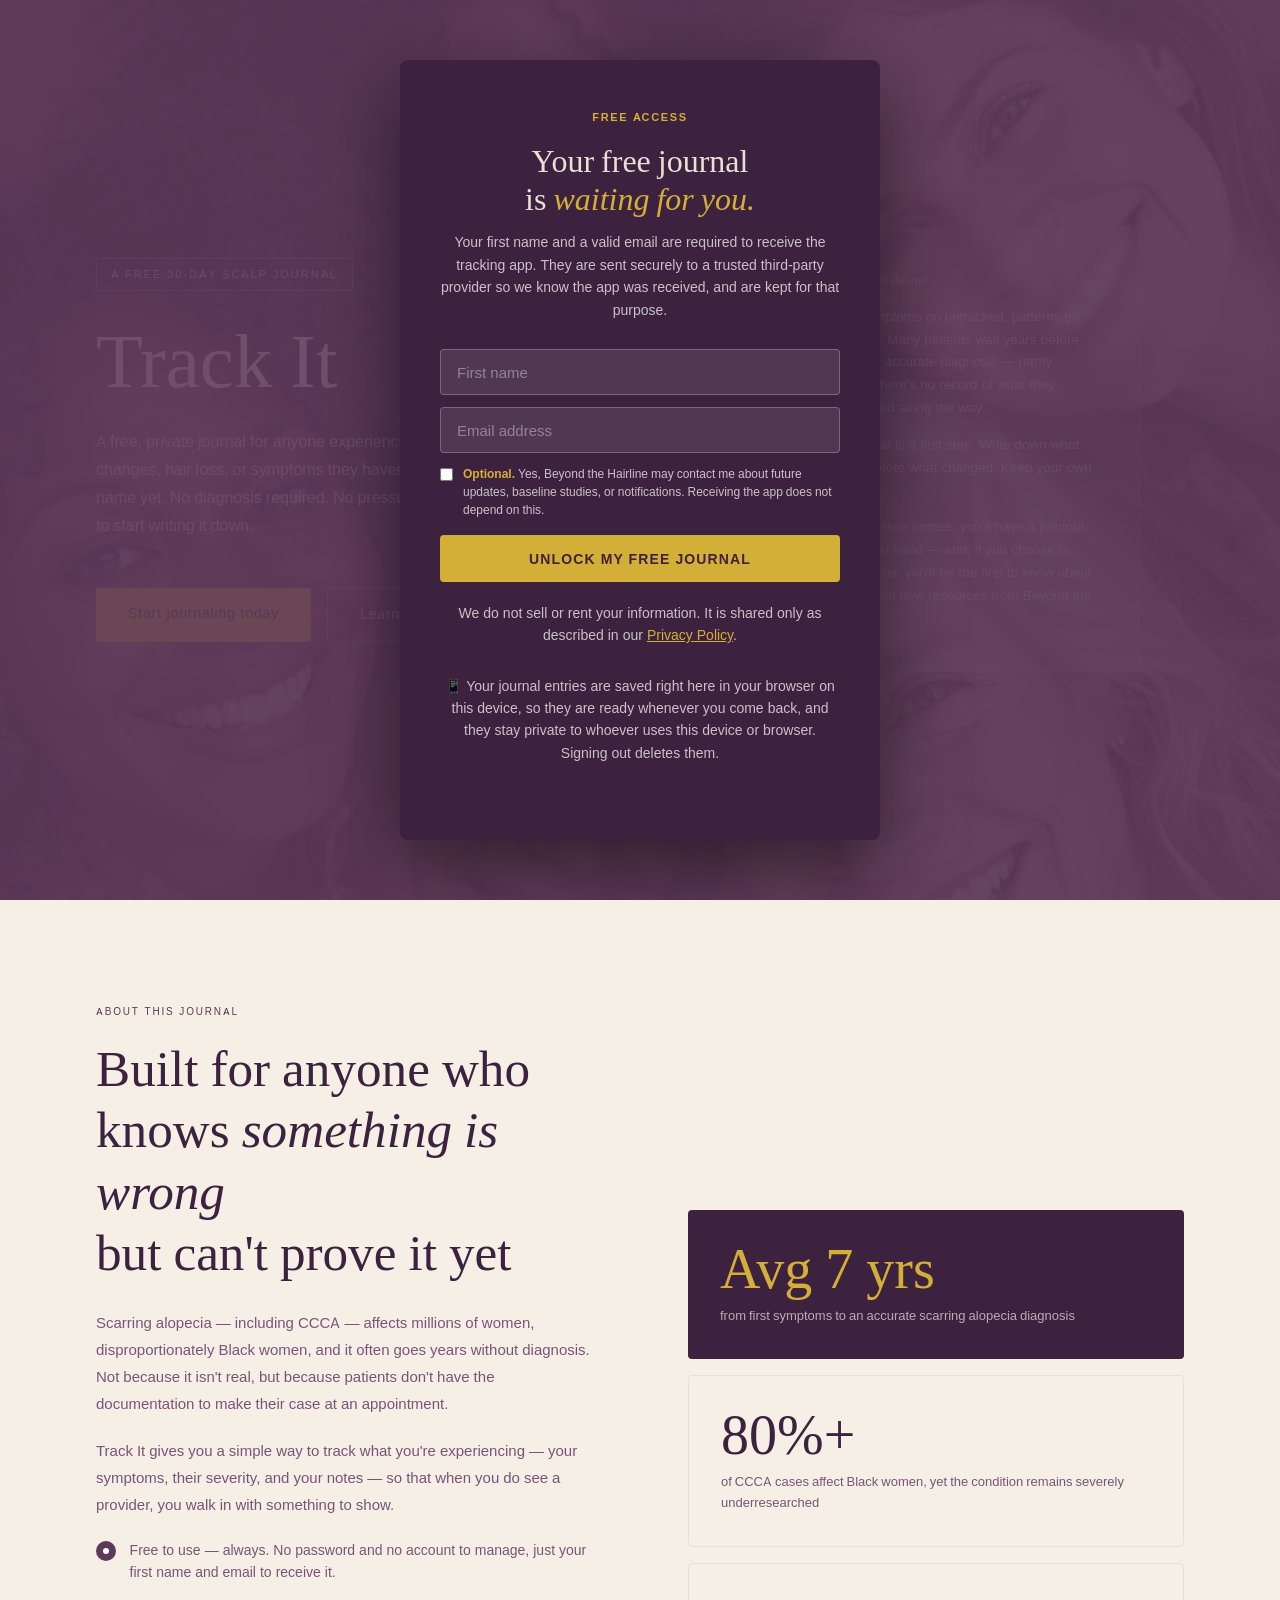
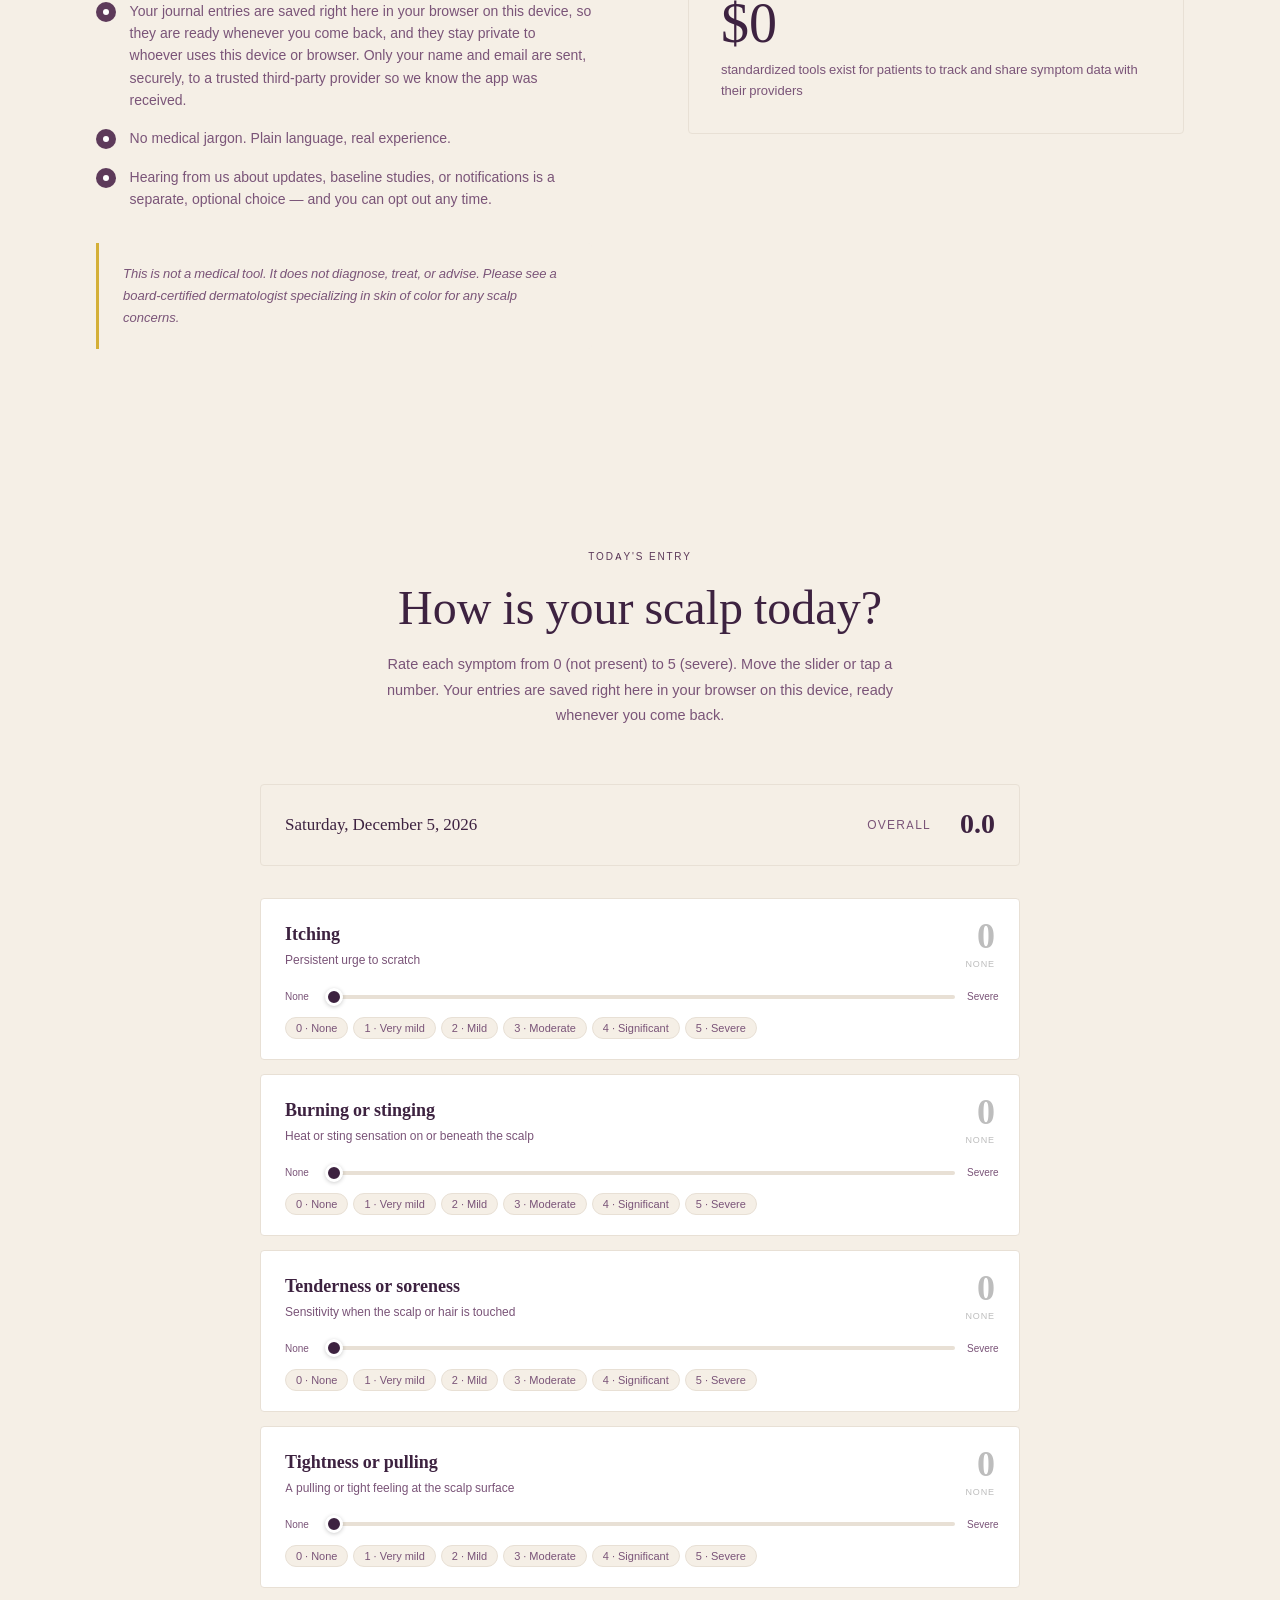
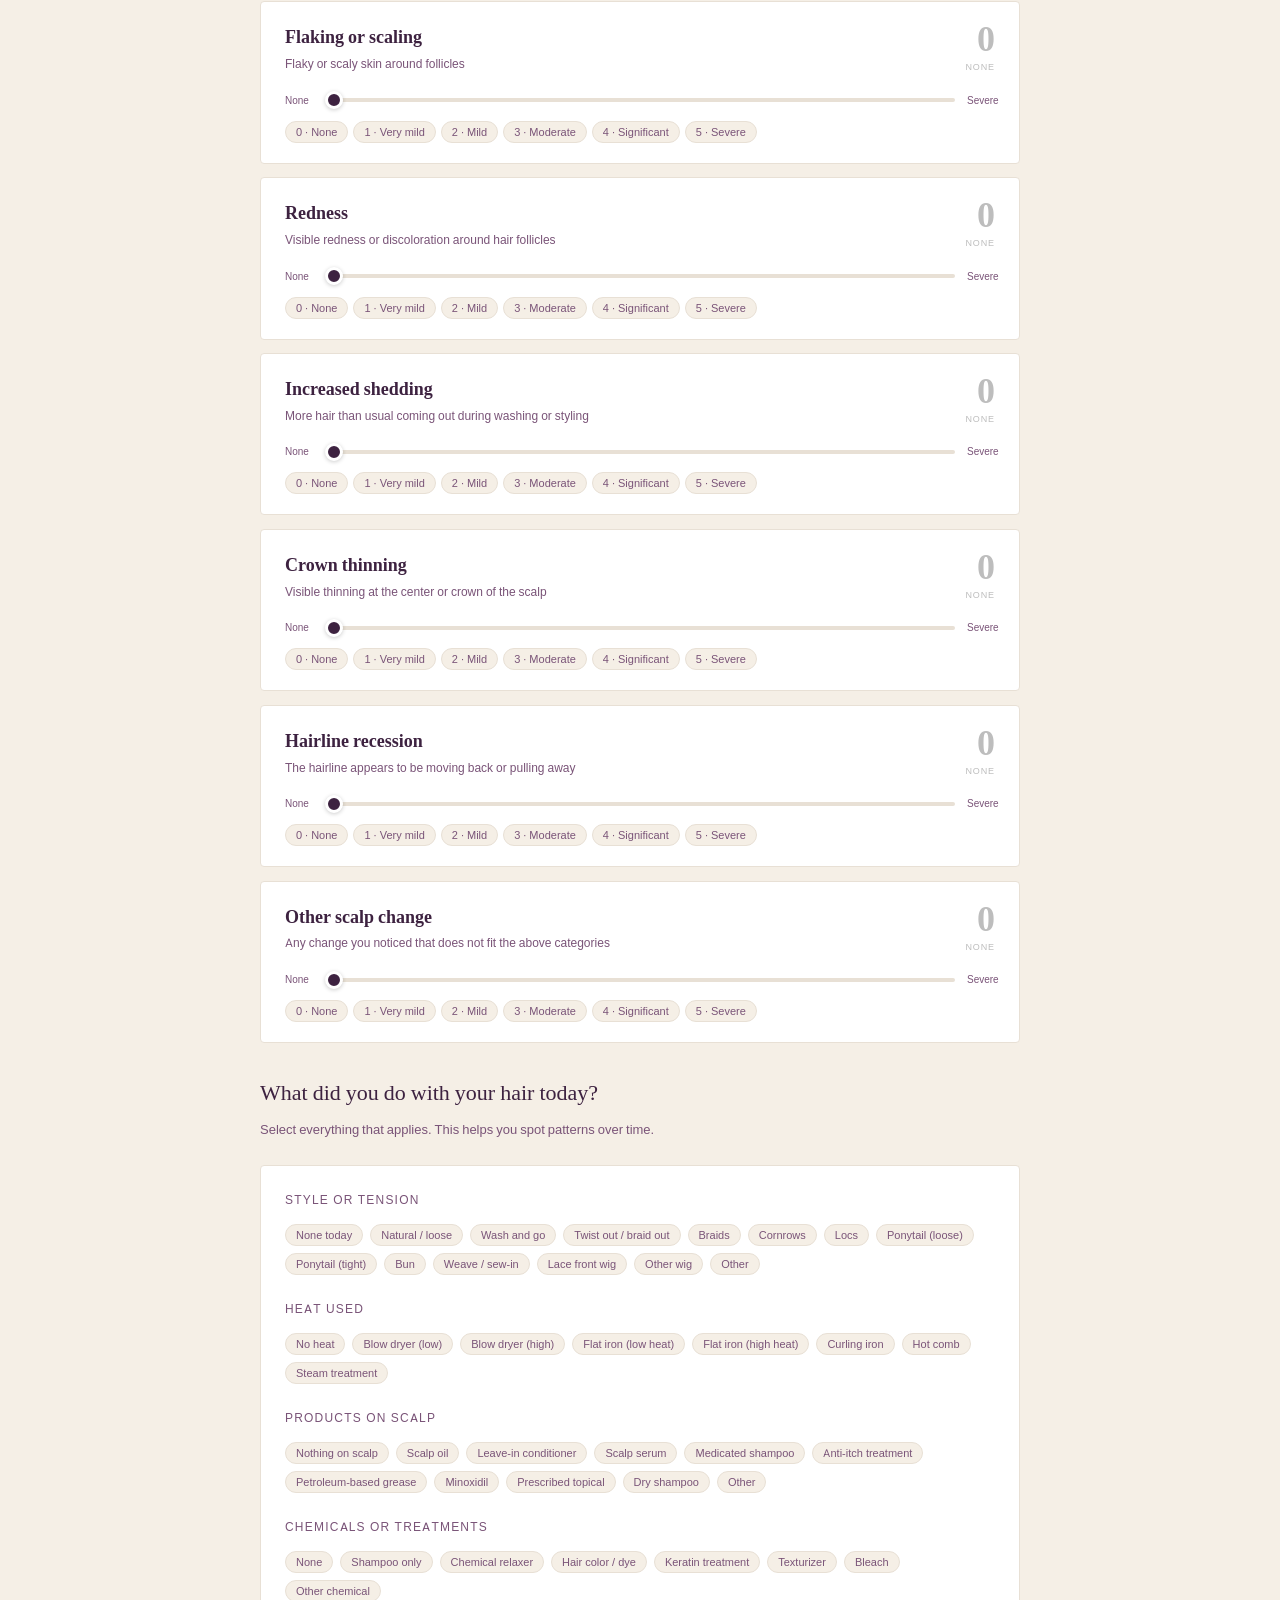
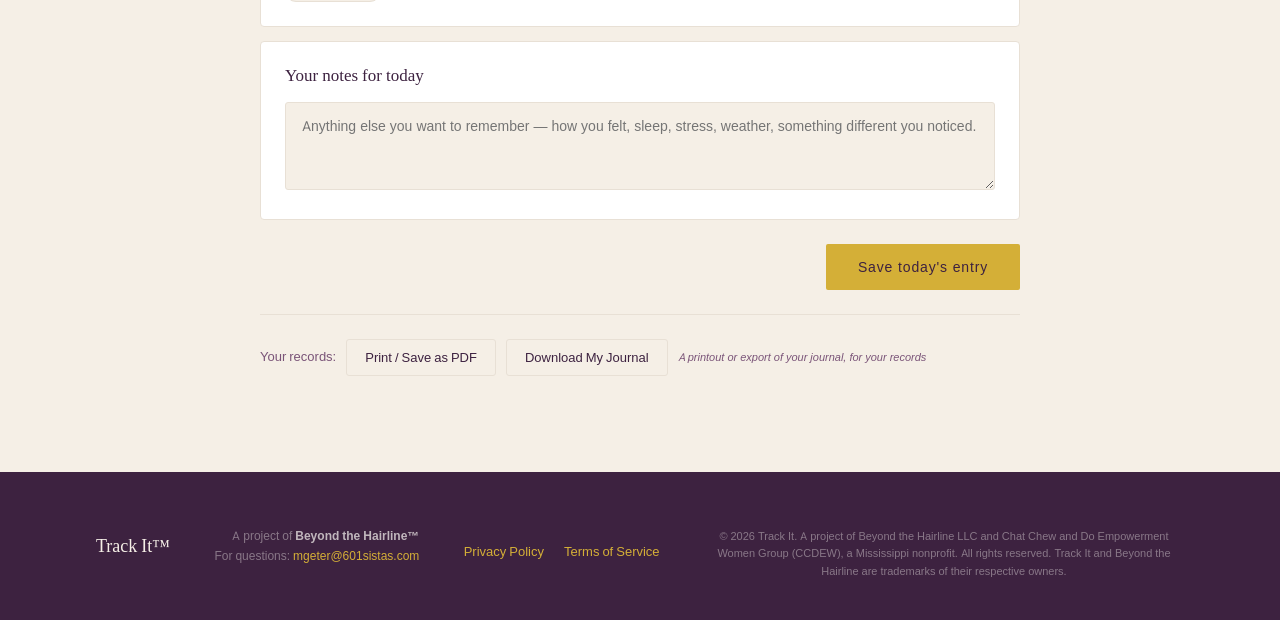
<file: index.html>
<!DOCTYPE html>
<html lang="en">
<head>
<meta charset="UTF-8">
<meta name="viewport" content="width=device-width, initial-scale=1.0">
<title>Track It™ — 30 Days. Your Scalp. Your Receipts.</title>
<link rel="stylesheet" href="fonts/fonts.css">

<style>
  :root {
    --sage:      #5D3A5A;
    --sage-lt:   #D4C2D2;
    --sage-dk:   #3D2240;
    --warm:      #E8E0D5;
    --warm-dk:   #C9B99A;
    --cream:     #F5EFE6;
    --ivory:     #F5EFE6;
    --bark:      #3D2240;
    --bark-lt:   #7A5478;
    --gold:      #D4AF37;
    --text:      #2E1A2C;
    --muted:     #7A5478;
    --white:     #FFFFFF;
  }

  * { box-sizing: border-box; margin: 0; padding: 0; }

  html { scroll-behavior: smooth; }

  body {
    font-family: 'DM Sans', sans-serif;
    background: var(--cream);
    color: var(--text);
    line-height: 1.7;
    overflow-x: hidden;
  }

  /* ── HERO ─────────────────────────────────────────── */
  .hero {
    min-height: 100vh;
    background: linear-gradient(rgba(93,58,90,0.45), rgba(93,58,90,0.45)), url('hero-women.jpeg') center top/cover no-repeat;
    display: grid;
    grid-template-columns: 1fr 1fr;
    position: relative;
    overflow: hidden;
  }

  .hero::before {
    content: '';
    position: absolute;
    inset: 0;
    background: radial-gradient(ellipse at 30% 60%, rgba(93,58,90,0.25) 0%, transparent 60%);
    pointer-events: none;
  }

  .hero-left {
    display: flex;
    flex-direction: column;
    justify-content: center;
    padding: 5rem 4rem 5rem 6rem;
    position: relative;
    z-index: 2;
  }

  .hero-tag {
    display: inline-block;
    font-family: 'DM Sans', sans-serif;
    font-size: 11px;
    font-weight: 500;
    letter-spacing: 0.18em;
    text-transform: uppercase;
    color: var(--sage-lt);
    border: 1px solid rgba(212,194,210,0.4);
    padding: 6px 14px;
    border-radius: 2px;
    margin-bottom: 2rem;
    width: fit-content;
  }

  .hero-title {
    font-family: 'Cormorant Garamond', serif;
    font-size: clamp(3rem, 6vw, 5.5rem);
    font-weight: 300;
    line-height: 1.05;
    color: var(--cream);
    margin-bottom: 1.5rem;
  }

  .hero-title em {
    font-style: italic;
    color: var(--gold);
  }

  .hero-sub {
    font-family: 'DM Sans', sans-serif;
    font-size: 16px;
    font-weight: 300;
    color: rgba(250,247,242,0.75);
    max-width: 420px;
    margin-bottom: 3rem;
    line-height: 1.75;
  }

  .hero-cta {
    display: flex;
    gap: 1rem;
    flex-wrap: wrap;
  }

  .btn-primary {
    display: inline-block;
    background: var(--gold);
    color: var(--bark);
    font-family: 'DM Sans', sans-serif;
    font-size: 14px;
    font-weight: 500;
    letter-spacing: 0.06em;
    padding: 14px 32px;
    border-radius: 2px;
    text-decoration: none;
    border: none;
    cursor: pointer;
    transition: all 0.2s;
  }
  .btn-primary:hover { background: var(--warm-dk); transform: translateY(-1px); }

  .btn-ghost {
    display: inline-block;
    background: transparent;
    color: var(--sage-lt);
    font-family: 'DM Sans', sans-serif;
    font-size: 14px;
    font-weight: 400;
    letter-spacing: 0.06em;
    padding: 14px 32px;
    border-radius: 2px;
    text-decoration: none;
    border: 1px solid rgba(212,194,210,0.4);
    cursor: pointer;
    transition: all 0.2s;
  }
  .btn-ghost:hover { border-color: var(--sage-lt); color: var(--cream); }

  .hero-right {
    position: relative;
    display: flex;
    align-items: center;
    justify-content: center;
    padding: 4rem;
  }

  .hero-card {
    background: rgba(250,247,242,0.07);
    border: 1px solid rgba(212,194,210,0.2);
    border-radius: 4px;
    padding: 2.5rem;
    max-width: 360px;
    width: 100%;
    backdrop-filter: blur(4px);
  }

  .hero-card-title {
    font-family: 'Cormorant Garamond', serif;
    font-size: 22px;
    font-weight: 400;
    color: var(--cream);
    margin-bottom: 1.25rem;
  }

  .hero-card p {
    font-size: 13.5px;
    color: rgba(250,247,242,0.65);
    margin-bottom: 0.85rem;
    line-height: 1.7;
  }

  .hero-card p:last-child { margin-bottom: 0; }

  .leaf-deco {
    position: absolute;
    opacity: 0.06;
    pointer-events: none;
  }

  /* ── ABOUT SECTION ────────────────────────────────── */
  .about {
    background: var(--ivory);
    padding: 6rem 6rem;
  }

  .about-inner {
    max-width: 1100px;
    margin: 0 auto;
    display: grid;
    grid-template-columns: 1fr 1fr;
    gap: 6rem;
    align-items: center;
  }

  .about-text .section-tag {
    display: inline-block;
    font-size: 10px;
    font-weight: 500;
    letter-spacing: 0.18em;
    text-transform: uppercase;
    color: var(--sage);
    margin-bottom: 1.25rem;
  }

  .about-text h2 {
    font-family: 'Cormorant Garamond', serif;
    font-size: clamp(2rem, 4vw, 3.2rem);
    font-weight: 300;
    line-height: 1.2;
    color: var(--bark);
    margin-bottom: 1.5rem;
  }

  .about-text h2 em {
    font-style: italic;
    color: var(--sage-dk);
  }

  .about-text p {
    font-size: 15px;
    color: var(--muted);
    margin-bottom: 1.25rem;
    line-height: 1.8;
  }

  .about-bullets {
    list-style: none;
    display: flex;
    flex-direction: column;
    gap: 1rem;
  }

  .about-bullets li {
    display: flex;
    align-items: flex-start;
    gap: 0.85rem;
    font-size: 14px;
    color: var(--bark-lt);
    line-height: 1.6;
  }

  .bullet-icon {
    width: 20px;
    height: 20px;
    min-width: 20px;
    border-radius: 50%;
    background: var(--sage);
    display: flex;
    align-items: center;
    justify-content: center;
    margin-top: 2px;
  }
  .bullet-icon::after {
    content: '';
    width: 6px; height: 6px;
    border-radius: 50%;
    background: white;
  }

  .notice-box {
    background: var(--cream);
    border-left: 3px solid var(--gold);
    border-radius: 0 4px 4px 0;
    padding: 1.25rem 1.5rem;
    margin-top: 2rem;
  }
  .notice-box p {
    font-size: 13px;
    color: var(--bark-lt);
    margin: 0;
    line-height: 1.7;
    font-style: italic;
  }

  /* ── TRACKER SECTION ──────────────────────────────── */
  .tracker-section {
    background: var(--cream);
    padding: 6rem;
  }

  .tracker-inner {
    max-width: 760px;
    margin: 0 auto;
  }

  .section-header {
    text-align: center;
    margin-bottom: 3.5rem;
  }

  .section-header .section-tag {
    display: inline-block;
    font-size: 10px;
    font-weight: 500;
    letter-spacing: 0.18em;
    text-transform: uppercase;
    color: var(--sage);
    margin-bottom: 1rem;
  }

  .section-header h2 {
    font-family: 'Cormorant Garamond', serif;
    font-size: clamp(2rem, 4vw, 3rem);
    font-weight: 300;
    color: var(--bark);
    line-height: 1.2;
    margin-bottom: 0.85rem;
  }

  .section-header p {
    font-size: 14.5px;
    color: var(--muted);
    max-width: 520px;
    margin: 0 auto;
    line-height: 1.75;
  }

  .today-bar {
    background: var(--ivory);
    border-radius: 4px;
    padding: 1rem 1.5rem;
    display: flex;
    justify-content: space-between;
    align-items: center;
    margin-bottom: 2rem;
    border: 1px solid var(--warm);
  }

  .today-bar .date {
    font-family: 'Cormorant Garamond', serif;
    font-size: 17px;
    font-weight: 400;
    color: var(--bark);
  }

  .overall-score {
    display: flex;
    align-items: center;
    gap: 0.75rem;
  }

  .overall-score .label {
    font-size: 12px;
    color: var(--muted);
    text-transform: uppercase;
    letter-spacing: 0.1em;
  }

  .overall-score .num {
    font-family: 'Cormorant Garamond', serif;
    font-size: 28px;
    font-weight: 600;
    color: var(--bark);
    min-width: 52px;
    text-align: right;
  }

  .symptom-card {
    background: var(--white);
    border: 1px solid var(--warm);
    border-radius: 4px;
    padding: 1.25rem 1.5rem;
    margin-bottom: 0.85rem;
    transition: border-color 0.2s, box-shadow 0.2s;
  }

  .symptom-card.active {
    border-color: var(--sage);
    box-shadow: 0 2px 12px rgba(93,58,90,0.08);
  }

  .symptom-card.elevated {
    border-color: #E57373;
    box-shadow: 0 2px 12px rgba(229,115,115,0.12);
  }

  .symptom-top {
    display: flex;
    justify-content: space-between;
    align-items: flex-start;
    margin-bottom: 1rem;
  }

  .symptom-info h4 {
    font-family: 'Cormorant Garamond', serif;
    font-size: 18px;
    font-weight: 600;
    color: var(--bark);
    margin-bottom: 2px;
  }

  .symptom-info p {
    font-size: 12px;
    color: var(--muted);
    line-height: 1.5;
    max-width: 400px;
  }

  .symptom-badge {
    text-align: right;
    min-width: 72px;
    padding-left: 1rem;
  }

  .symptom-badge .sev-num {
    font-family: 'Cormorant Garamond', serif;
    font-size: 36px;
    font-weight: 600;
    line-height: 1;
    display: block;
  }

  .symptom-badge .sev-label {
    font-size: 9px;
    font-weight: 500;
    text-transform: uppercase;
    letter-spacing: 0.1em;
    display: block;
    margin-top: 2px;
  }

  .slider-row {
    display: flex;
    align-items: center;
    gap: 0.75rem;
    margin-bottom: 0.75rem;
  }

  .slider-row .end-label {
    font-size: 10px;
    color: var(--muted);
    width: 28px;
    flex-shrink: 0;
  }
  .slider-row .end-label:last-child { text-align: right; }

  .slider-row input[type=range] {
    flex: 1;
    -webkit-appearance: none;
    appearance: none;
    height: 4px;
    border-radius: 2px;
    background: var(--warm);
    outline: none;
    cursor: pointer;
  }

  .slider-row input[type=range]::-webkit-slider-thumb {
    -webkit-appearance: none;
    appearance: none;
    width: 18px;
    height: 18px;
    border-radius: 50%;
    background: var(--sage-dk);
    cursor: pointer;
    border: 3px solid white;
    box-shadow: 0 1px 4px rgba(0,0,0,0.2);
    transition: transform 0.15s;
  }
  .slider-row input[type=range]::-webkit-slider-thumb:hover { transform: scale(1.2); }

  .pip-row {
    display: flex;
    gap: 5px;
    flex-wrap: wrap;
  }

  .pip {
    font-size: 11px;
    padding: 3px 10px;
    border-radius: 20px;
    border: 1px solid var(--warm);
    background: var(--ivory);
    color: var(--muted);
    cursor: pointer;
    transition: all 0.15s;
    font-family: 'DM Sans', sans-serif;
  }
  .pip:hover { border-color: var(--sage); color: var(--sage-dk); }
  .pip.selected { color: white; border-color: transparent; }

  .notes-area {
    background: var(--white);
    border: 1px solid var(--warm);
    border-radius: 4px;
    padding: 1.25rem 1.5rem;
    margin-bottom: 1.5rem;
    margin-top: 0.5rem;
  }

  .notes-area label {
    display: block;
    font-family: 'Cormorant Garamond', serif;
    font-size: 17px;
    font-weight: 400;
    color: var(--bark);
    margin-bottom: 0.75rem;
  }

  .notes-area textarea {
    width: 100%;
    border: 1px solid var(--warm);
    border-radius: 3px;
    padding: 0.85rem 1rem;
    font-family: 'DM Sans', sans-serif;
    font-size: 14px;
    color: var(--text);
    background: var(--cream);
    resize: vertical;
    min-height: 88px;
    outline: none;
    transition: border-color 0.2s;
  }
  .notes-area textarea:focus { border-color: var(--sage); }

  .save-bar {
    display: flex;
    justify-content: space-between;
    align-items: center;
    margin-top: 0.5rem;
  }

  .save-msg {
    font-size: 13px;
    color: var(--sage-dk);
    display: none;
  }

  /* ── EMAIL CAPTURE ────────────────────────────────── */




  .email-inner {
    max-width: 600px;
    margin: 0 auto;
    text-align: center;
    position: relative;
    z-index: 2;
  }

  .email-inner .section-tag {
    display: inline-block;
    font-size: 10px;
    font-weight: 500;
    letter-spacing: 0.18em;
    text-transform: uppercase;
    color: var(--sage-lt);
    margin-bottom: 1.25rem;
  }

  .email-inner h2 {
    font-family: 'Cormorant Garamond', serif;
    font-size: clamp(2rem, 4vw, 3.2rem);
    font-weight: 300;
    color: var(--cream);
    line-height: 1.2;
    margin-bottom: 1rem;
  }

  .email-inner h2 em { font-style: italic; color: var(--gold); }

  .email-inner .sub {
    font-size: 14.5px;
    color: rgba(250,247,242,0.7);
    margin-bottom: 2.5rem;
    line-height: 1.75;
  }

  .email-form {
    display: flex;
    flex-direction: column;
    gap: 0.85rem;
    margin-bottom: 1.5rem;
  }

  .email-form input {
    width: 100%;
    background: rgba(250,247,242,0.1);
    border: 1px solid rgba(212,194,210,0.3);
    border-radius: 3px;
    padding: 14px 18px;
    font-family: 'DM Sans', sans-serif;
    font-size: 14px;
    color: var(--cream);
    outline: none;
    transition: border-color 0.2s;
  }
  .email-form input::placeholder { color: rgba(250,247,242,0.4); }
  .email-form input:focus { border-color: var(--gold); }

  .email-form button {
    width: 100%;
    background: var(--gold);
    color: var(--bark);
    font-family: 'DM Sans', sans-serif;
    font-size: 14px;
    font-weight: 500;
    letter-spacing: 0.06em;
    padding: 15px;
    border: none;
    border-radius: 3px;
    cursor: pointer;
    transition: all 0.2s;
  }
  .email-form button:hover { background: var(--warm-dk); }
  .email-form button.success {
    background: var(--sage);
    color: white;
    pointer-events: none;
  }

  .opt-note {
    font-size: 12px;
    color: rgba(250,247,242,0.5);
    line-height: 1.65;
    font-style: italic;
  }

  /* ── FOOTER ───────────────────────────────────────── */
  .footer {
    background: var(--bark);
    padding: 2.5rem 6rem;
    display: flex;
    justify-content: space-between;
    align-items: center;
  }

  .footer-brand {
    font-family: 'Cormorant Garamond', serif;
    font-size: 18px;
    color: var(--cream);
    font-weight: 300;
  }

  .footer-note {
    font-size: 12px;
    color: rgba(250,247,242,0.4);
    text-align: right;
  }

  /* ── RESPONSIVE ───────────────────────────────────── */
  @media (max-width: 900px) {
    .hero { grid-template-columns: 1fr; background: linear-gradient(rgba(93,58,90,0.45), rgba(93,58,90,0.45)), url('hero-women.jpeg') center top/cover no-repeat !important; }
    .hero-left { padding: 4rem 2rem 3rem; background: linear-gradient(rgba(93,58,90,0.45), rgba(93,58,90,0.45)), url('hero-women.jpeg') center top/cover no-repeat; }
    .hero-right { padding: 0 2rem 4rem; }
    .about { padding: 4rem 2rem; }
    .about-inner { grid-template-columns: 1fr; gap: 3rem; }
    .tracker-section { padding: 4rem 1.5rem; }

    .footer { padding: 2rem; flex-direction: column; gap: 0.75rem; text-align: center; }
    .footer-note { text-align: center; }
    body { font-size: 16px; }
    .symptom-info h4 { font-size: 20px; }
    .symptom-info p { font-size: 14px; }
    .pip { font-size: 13px; padding: 6px 14px; }
    .slider-row { flex-wrap: wrap; }
    .slider-row input[type=range] { width: 100%; min-width: 200px; -webkit-appearance: none; appearance: none; }
  }

  .popup-overlay{position:fixed;inset:0;background:rgba(93,58,90,0.88);z-index:9999;display:flex;align-items:center;justify-content:center;padding:1.5rem;overflow-y:auto;-webkit-overflow-scrolling:touch;}
  .popup-box{background:var(--sage-dk);border-radius:8px;padding:3rem 2.5rem;max-width:480px;width:100%;margin:auto;text-align:center;box-shadow:0 24px 80px rgba(0,0,0,0.5);}
  .popup-tag{font-size:11px;font-weight:600;letter-spacing:0.15em;text-transform:uppercase;color:var(--gold);margin-bottom:1rem;display:block;}
  .popup-box h2{font-family:'Cormorant Garamond',serif;font-size:2rem;font-weight:400;color:var(--warm);margin-bottom:0.75rem;line-height:1.2;}
  .popup-box h2 em{color:var(--gold);font-style:italic;}
  .popup-box p{font-size:14px;color:rgba(250,247,242,0.75);line-height:1.6;margin-bottom:1.75rem;}
  .popup-form input{display:block;width:100%;box-sizing:border-box;background:rgba(250,247,242,0.1);border:1px solid rgba(250,247,242,0.25);border-radius:4px;padding:0.85rem 1rem;color:var(--warm);font-size:15px;margin-bottom:0.75rem;outline:none;}
  .popup-form input::placeholder{color:rgba(250,247,242,0.4);}
  .popup-form input:focus{border-color:var(--gold);}
  .popup-form button{width:100%;background:var(--gold);color:var(--bark);border:none;border-radius:4px;padding:0.95rem 1rem;font-size:14px;font-weight:700;letter-spacing:0.08em;text-transform:uppercase;cursor:pointer;margin-top:0.5rem;}
  .popup-privacy{font-size:11px;color:rgba(250,247,242,0.45);margin-top:1.25rem;line-height:1.6;}
  .popup-privacy a{color:var(--gold);}
  .popup-error{font-size:12px;color:#EF5350;margin-bottom:0.5rem;display:none;}
  .popup-optin{display:flex;gap:10px;align-items:flex-start;text-align:left;font-size:12px;color:rgba(250,247,242,0.75);line-height:1.5;margin:0.25rem 0 0.5rem;cursor:pointer;}
  .popup-form .popup-optin input{display:inline-block;width:auto;margin:3px 0 0;padding:0;flex-shrink:0;accent-color:var(--gold);}
  .popup-optin strong{color:var(--gold);font-weight:600;}

  /* Return-to-top button, shown once the page has been scrolled. */
  #to-top{position:fixed;right:20px;bottom:20px;width:44px;height:44px;border-radius:50%;border:1px solid var(--gold);background:var(--sage-dk);color:var(--gold);font-size:20px;line-height:1;cursor:pointer;opacity:0;pointer-events:none;transition:opacity .2s;z-index:9000;box-shadow:0 6px 20px rgba(0,0,0,0.25);}
  #to-top.show{opacity:1;pointer-events:auto;}
  #to-top:hover{background:var(--gold);color:var(--sage-dk);}
  #to-top:focus-visible{outline:2px solid var(--gold);outline-offset:2px;}
  @media (prefers-reduced-motion:reduce){#to-top{transition:none;}}
</style>
</head>
<body>

<!-- ── GREETING BAR (shown for returning users) ──── -->
<div id="greeting-bar" style="display:none;background:var(--gold);text-align:center;padding:14px 100px 14px 20px;font-family:'Cormorant Garamond',serif;font-size:1.25rem;font-weight:600;color:var(--sage-dk);letter-spacing:0.02em;position:relative;z-index:10;">
  <a id="signout-link" href="#" onclick="signOut();return false;" style="position:absolute;right:20px;top:50%;transform:translateY(-50%);font-family:'DM Sans',sans-serif;font-size:13px;font-weight:600;color:#5D3A5A;text-decoration:underline;cursor:pointer;z-index:11;">Sign out</a>
</div>

<!-- ── HERO ──────────────────────────────────────────── -->
<div class="popup-overlay" id="signup-popup">
  <div class="popup-box">
    <span class="popup-tag">Free access</span>
    <h2>Your free journal<br>is <em>waiting for you.</em></h2>
    <p>Your first name and a valid email are required to receive the tracking app. They are sent securely to a trusted third-party provider so we know the app was received, and are kept for that purpose.</p>
    <div class="popup-form">
      <input type="text" id="popup-name" placeholder="First name" autocomplete="given-name">
      <input type="email" id="popup-email" placeholder="Email address" autocomplete="email">
      <div class="popup-error" id="popup-error">Please enter a valid email address.</div>
      <label class="popup-optin" for="popup-optin">
        <input type="checkbox" id="popup-optin">
        <span><strong>Optional.</strong> Yes, Beyond the Hairline may contact me about future updates, baseline studies, or notifications. Receiving the app does not depend on this.</span>
      </label>
      <button id="popup-btn" onclick="submitPopup()">Unlock my free journal</button>
    </div>
    <p class="popup-privacy">We do not sell or rent your information. It is shared only as described in our <a href="privacy.html">Privacy Policy</a>.</p>
    <p class="popup-privacy">&#x1F4F1; Your journal entries are saved right here in your browser on this device, so they are ready whenever you come back, and they stay private to whoever uses this device or browser. Signing out deletes them.</p>
  </div>
</div>
<section class="hero">
  <div class="hero-left">
    <span class="hero-tag">A free 30-day scalp journal</span>
    <h1 class="hero-title">Track It</h1>
    <p class="hero-sub">A free, private journal for anyone experiencing scalp changes, hair loss, or symptoms they haven't been able to name yet. No diagnosis required. No pressure. Just a place to start writing it down.</p>
    <div class="hero-cta">
      <a href="#tracker" class="btn-primary">Start journaling today</a>
      <a href="#about" class="btn-ghost">Learn more</a>
    </div>
  </div>

  <div class="hero-right">
    <div class="hero-card">
      <p class="hero-card-title">Why write it down?</p>
      <p>When symptoms go untracked, patterns go unnoticed. Many patients wait years before getting an accurate diagnosis — partly because there's no record of what they experienced along the way.</p>
      <p>This journal is a first step. Write down what you feel. Note what changed. Keep your own record.</p>
      <p>When the time comes, you'll have a printout or export in hand — and, if you choose to hear from us, you'll be the first to know about updates and new resources from Beyond the Hairline.</p>
    </div>
  </div>
</section>

<!-- ── ABOUT ──────────────────────────────────────────── -->
<section class="about" id="about">
  <div class="about-inner">
    <div class="about-text">
      <span class="section-tag">About this journal</span>
      <h2>Built for anyone who<br>knows <em>something is wrong</em><br>but can't prove it yet</h2>
      <p>Scarring alopecia — including CCCA — affects millions of women, disproportionately Black women, and it often goes years without diagnosis. Not because it isn't real, but because patients don't have the documentation to make their case at an appointment.</p>
      <p>Track It gives you a simple way to track what you're experiencing — your symptoms, their severity, and your notes — so that when you do see a provider, you walk in with something to show.</p>
      <ul class="about-bullets">
        <li><div class="bullet-icon"></div><span>Free to use — always. No password and no account to manage, just your first name and email to receive it.</span></li>
        <li><div class="bullet-icon"></div><span>Your journal entries are saved right here in your browser on this device, so they are ready whenever you come back, and they stay private to whoever uses this device or browser. Only your name and email are sent, securely, to a trusted third-party provider so we know the app was received.</span></li>
        <li><div class="bullet-icon"></div><span>No medical jargon. Plain language, real experience.</span></li>
        <li><div class="bullet-icon"></div><span>Hearing from us about updates, baseline studies, or notifications is a separate, optional choice — and you can opt out any time.</span></li>
      </ul>
      <div class="notice-box">
        <p>This is not a medical tool. It does not diagnose, treat, or advise. Please see a board-certified dermatologist specializing in skin of color for any scalp concerns.</p>
      </div>
    </div>

    <div class="about-stats">
      <div style="background:var(--sage-dk);border-radius:4px;padding:2rem;margin-bottom:1rem;">
        <div style="font-family:'Cormorant Garamond',serif;font-size:3.5rem;font-weight:300;color:var(--gold);line-height:1;">Avg 7 yrs</div>
        <div style="font-size:13px;color:rgba(250,247,242,0.65);margin-top:0.5rem;line-height:1.6;">from first symptoms to an accurate scarring alopecia diagnosis</div>
      </div>
      <div style="background:var(--ivory);border:1px solid var(--warm);border-radius:4px;padding:2rem;margin-bottom:1rem;">
        <div style="font-family:'Cormorant Garamond',serif;font-size:3.5rem;font-weight:300;color:var(--sage-dk);line-height:1;">80%+</div>
        <div style="font-size:13px;color:var(--muted);margin-top:0.5rem;line-height:1.6;">of CCCA cases affect Black women, yet the condition remains severely underresearched</div>
      </div>
      <div style="background:var(--cream);border:1px solid var(--warm);border-radius:4px;padding:2rem;">
        <div style="font-family:'Cormorant Garamond',serif;font-size:3.5rem;font-weight:300;color:var(--bark);line-height:1;">$0</div>
        <div style="font-size:13px;color:var(--muted);margin-top:0.5rem;line-height:1.6;">standardized tools exist for patients to track and share symptom data with their providers</div>
      </div>
    </div>
  </div>
</section>

<!-- ── TRACKER ────────────────────────────────────────── -->
<section class="tracker-section" id="tracker">
  <div class="tracker-inner">
    <div class="section-header">
      <span class="section-tag">Today's entry</span>
      <h2>How is your scalp today?</h2>
      <p>Rate each symptom from 0 (not present) to 5 (severe). Move the slider or tap a number. Your entries are saved right here in your browser on this device, ready whenever you come back.</p>
    </div>

    <div class="today-bar">
      <span class="date" id="today-date"></span>
      <div class="overall-score">
        <span class="label">Overall</span>
        <span class="num" id="overall-num">0.0</span>
      </div>
    </div>

    <div id="symptoms-container"></div>

    <!-- HAIR CARE LOG -->
    <div style="margin: 2rem 0 0.5rem;">
      <div style="font-family:'Cormorant Garamond',serif;font-size:22px;font-weight:400;color:var(--bark);margin-bottom:0.4rem;">What did you do with your hair today?</div>
      <div style="font-size:13px;color:var(--muted);margin-bottom:1.5rem;">Select everything that applies. This helps you spot patterns over time.</div>
    </div>

    <div class="symptom-card" style="padding:1.5rem;">
      <div style="font-size:12px;font-weight:500;letter-spacing:0.1em;text-transform:uppercase;color:var(--muted);margin-bottom:0.85rem;">Style or tension</div>
      <div class="pip-row" id="style-pips" style="gap:7px;flex-wrap:wrap;margin-bottom:1.5rem;"></div>

      <div style="font-size:12px;font-weight:500;letter-spacing:0.1em;text-transform:uppercase;color:var(--muted);margin-bottom:0.85rem;">Heat used</div>
      <div class="pip-row" id="heat-pips" style="gap:7px;flex-wrap:wrap;margin-bottom:1.5rem;"></div>

      <div style="font-size:12px;font-weight:500;letter-spacing:0.1em;text-transform:uppercase;color:var(--muted);margin-bottom:0.85rem;">Products on scalp</div>
      <div class="pip-row" id="product-pips" style="gap:7px;flex-wrap:wrap;margin-bottom:1.5rem;"></div>

      <div style="font-size:12px;font-weight:500;letter-spacing:0.1em;text-transform:uppercase;color:var(--muted);margin-bottom:0.85rem;">Chemicals or treatments</div>
      <div class="pip-row" id="chemical-pips" style="gap:7px;flex-wrap:wrap;"></div>
    </div>

    <div class="notes-area">
      <label for="journal-notes">Your notes for today</label>
      <textarea id="journal-notes" placeholder="Anything else you want to remember — how you felt, sleep, stress, weather, something different you noticed."></textarea>
    </div>

    <div class="save-bar">
      <span class="save-msg" id="save-msg">Entry saved to this device.</span>
      <button class="btn-primary" onclick="saveEntry()" style="margin-left:auto;">Save today's entry</button>
    </div>
    <div style="margin-top:1.5rem;padding-top:1.5rem;border-top:1px solid var(--warm);display:flex;gap:10px;flex-wrap:wrap;align-items:center">
      <span style="font-size:13px;color:var(--muted);font-weight:500">Your records:</span>
      <button onclick="printJournal()" style="background:var(--ivory);border:1px solid var(--warm);color:var(--bark);font-family:'DM Sans',sans-serif;font-size:13px;font-weight:500;padding:9px 18px;border-radius:3px;cursor:pointer">Print / Save as PDF</button>
      <button onclick="downloadJournal()" style="background:var(--ivory);border:1px solid var(--warm);color:var(--bark);font-family:'DM Sans',sans-serif;font-size:13px;font-weight:500;padding:9px 18px;border-radius:3px;cursor:pointer">Download My Journal</button>
      <span style="font-size:11px;color:var(--muted);font-style:italic">A printout or export of your journal, for your records</span>
    </div>
  </div>
</section>

<!-- ── FOOTER ─────────────────────────────────────────── -->
<footer class="footer">
  <div class="footer-brand">Track It™</div>
  <div class="footer-note">
    A project of <strong style="color:rgba(250,247,242,0.7);">Beyond the Hairline™</strong><br>
    For questions: <a href="mailto:mgeter@601sistas.com" style="color:var(--gold);text-decoration:none;">mgeter@601sistas.com</a>
  </div>
  <div style="margin-top:12px;display:flex;gap:20px;">
    <a href="privacy.html" style="color:var(--gold);font-size:13px;text-decoration:none;font-weight:500;">Privacy Policy</a>
    <a href="terms.html" style="color:var(--gold);font-size:13px;text-decoration:none;font-weight:500;">Terms of Service</a>
  </div>
  <div style="margin-top:16px;font-size:11px;color:rgba(250,247,242,0.4);line-height:1.6;text-align:center;max-width:480px;">
    &copy; 2026 Track It. A project of Beyond the Hairline LLC and Chat Chew and Do Empowerment Women Group (CCDEW), a Mississippi nonprofit. All rights reserved. Track It and Beyond the Hairline are trademarks of their respective owners.
  </div>
</footer>

<button id="to-top" type="button" aria-label="Return to top" title="Return to top">&#8593;</button>

<script>
  var SYMPTOMS=[
    {id:'itching',label:'Itching',desc:'Persistent urge to scratch'},
    {id:'burning',label:'Burning or stinging',desc:'Heat or sting sensation on or beneath the scalp'},
    {id:'tenderness',label:'Tenderness or soreness',desc:'Sensitivity when the scalp or hair is touched'},
    {id:'tightness',label:'Tightness or pulling',desc:'A pulling or tight feeling at the scalp surface'},
    {id:'flaking',label:'Flaking or scaling',desc:'Flaky or scaly skin around follicles'},
    {id:'redness',label:'Redness',desc:'Visible redness or discoloration around hair follicles'},
    {id:'shedding',label:'Increased shedding',desc:'More hair than usual coming out during washing or styling'},
    {id:'thinning',label:'Crown thinning',desc:'Visible thinning at the center or crown of the scalp'},
    {id:'recession',label:'Hairline recession',desc:'The hairline appears to be moving back or pulling away'},
    {id:'other',label:'Other scalp change',desc:'Any change you noticed that does not fit the above categories'}
  ];
  var SEV_COLOR=['#BDBDBD','#81C784','#AED581','#FFB74D','#EF5350','#B71C1C'];
  var SEV_LABEL=['None','Very mild','Mild','Moderate','Significant','Severe'];
  var ratings={};
  for(var si=0;si<SYMPTOMS.length;si++){ratings[SYMPTOMS[si].id]=0;}

  function updateOverall(){
    var total=0;
    for(var si=0;si<SYMPTOMS.length;si++){total+=ratings[SYMPTOMS[si].id];}
    document.getElementById('overall-num').textContent=(total/SYMPTOMS.length).toFixed(1);
  }

  function setVal(id,v){
    ratings[id]=v;
    var card=document.getElementById('card-'+id);
    document.getElementById('slider-'+id).value=v;
    var numEl=document.getElementById('num-'+id);
    var lblEl=document.getElementById('lbl-'+id);
    numEl.textContent=v; numEl.style.color=SEV_COLOR[v];
    lblEl.textContent=SEV_LABEL[v]; lblEl.style.color=SEV_COLOR[v];
    card.className='symptom-card'+(v>=4?' elevated':v>0?' active':'');
    for(var n=0;n<=5;n++){
      var pip=document.getElementById('pip-'+id+'-'+n);
      if(!pip)continue;
      if(n===v){pip.className='pip selected';pip.style.background=SEV_COLOR[v];pip.style.color='white';pip.style.borderColor=SEV_COLOR[v];}
      else{pip.className='pip';pip.style.background='';pip.style.color='';pip.style.borderColor='';}
    }
    updateOverall();
  }

  function buildCard(s){
    var card=document.createElement('div');
    card.className='symptom-card';card.id='card-'+s.id;
    var pipsHTML='';
    for(var n=0;n<=5;n++){
      pipsHTML+='<button class="pip" id="pip-'+s.id+'-'+n+'" onclick="setVal(\x27'+s.id+'\x27,'+n+')">'+n+' &middot; '+SEV_LABEL[n]+'</button>';
    }
    var html='<div class="symptom-top"><div class="symptom-info"><h4>'+s.label+'</h4><p>'+s.desc+'</p></div>';
    html+='<div class="symptom-badge"><span class="sev-num" id="num-'+s.id+'" style="color:'+SEV_COLOR[0]+'">0</span>';
    html+='<span class="sev-label" id="lbl-'+s.id+'" style="color:'+SEV_COLOR[0]+'">'+SEV_LABEL[0]+'</span></div></div>';
    html+='<div class="slider-row"><span class="end-label">None</span>';
    html+='<input type="range" min="0" max="5" step="1" value="0" id="slider-'+s.id+'" oninput="setVal(\x27'+s.id+'\x27,parseInt(this.value))">';
    html+='<span class="end-label">Severe</span></div><div class="pip-row">'+pipsHTML+'</div>';
    card.innerHTML=html;
    return card;
  }

  var sc=document.getElementById('symptoms-container');
  for(var si=0;si<SYMPTOMS.length;si++){sc.appendChild(buildCard(SYMPTOMS[si]));}

  var now=new Date();
  document.getElementById('today-date').textContent=now.toLocaleDateString('en-US',{weekday:'long',month:'long',day:'numeric',year:'numeric'});

  var HAIR_OPTIONS={
    style:['None today','Natural / loose','Wash and go','Twist out / braid out','Braids','Cornrows','Locs','Ponytail (loose)','Ponytail (tight)','Bun','Weave / sew-in','Lace front wig','Other wig','Other'],
    heat:['No heat','Blow dryer (low)','Blow dryer (high)','Flat iron (low heat)','Flat iron (high heat)','Curling iron','Hot comb','Steam treatment'],
    product:['Nothing on scalp','Scalp oil','Leave-in conditioner','Scalp serum','Medicated shampoo','Anti-itch treatment','Petroleum-based grease','Minoxidil','Prescribed topical','Dry shampoo','Other'],
    chemical:['None','Shampoo only','Chemical relaxer','Hair color / dye','Keratin treatment','Texturizer','Bleach','Other chemical']
  };
  var hairSel={style:{},heat:{},product:{},chemical:{}};

  function buildHairPips(group,cid){
    var container=document.getElementById(cid);
    var opts=HAIR_OPTIONS[group];
    for(var i=0;i<opts.length;i++){
      (function(opt){
        var btn=document.createElement('button');
        btn.className='pip';btn.textContent=opt;
        btn.onclick=function(){
          if(hairSel[group][opt]){delete hairSel[group][opt];btn.className='pip';btn.style.background='';btn.style.color='';btn.style.borderColor='';}
          else{hairSel[group][opt]=true;btn.className='pip selected';btn.style.background='var(--sage-dk)';btn.style.color='white';btn.style.borderColor='var(--sage-dk)';}
        };
        container.appendChild(btn);
      })(opts[i]);
    }
  }
  buildHairPips('style','style-pips');
  buildHairPips('heat','heat-pips');
  buildHairPips('product','product-pips');
  buildHairPips('chemical','chemical-pips');

  function saveEntry(){
    var entry={date:now.toISOString().split('T')[0],ratings:{},hair:{style:[],heat:[],product:[],chemical:[]},notes:''};
    for(var si=0;si<SYMPTOMS.length;si++){entry.ratings[SYMPTOMS[si].id]=ratings[SYMPTOMS[si].id];}
    entry.hair.style=Object.keys(hairSel.style);
    entry.hair.heat=Object.keys(hairSel.heat);
    entry.hair.product=Object.keys(hairSel.product);
    entry.hair.chemical=Object.keys(hairSel.chemical);
    entry.notes=document.getElementById('journal-notes').value;
    var entries=[];
    try{entries=JSON.parse(localStorage.getItem('tis_entries')||'[]');}catch(e){}
    var exists=false;
    for(var i=0;i<entries.length;i++){if(entries[i].date===entry.date){entries[i]=entry;exists=true;break;}}
    if(!exists)entries.push(entry);
    localStorage.setItem('tis_entries',JSON.stringify(entries));
    var msg=document.getElementById('save-msg');
    msg.textContent='Entry saved to this device.';
    msg.style.display='inline';
    clearTimeout(saveEntry._t);
    saveEntry._t=setTimeout(function(){msg.style.display='none';},3000);
  }

  // Labels for the export, keyed the same way entries are stored.
  var SYMPTOM_LABEL={};
  for(var li=0;li<SYMPTOMS.length;li++){SYMPTOM_LABEL[SYMPTOMS[li].id]=SYMPTOMS[li].label;}
  var HAIR_GROUP_LABEL={style:'Style or tension',heat:'Heat used',product:'Products on scalp',chemical:'Chemicals or treatments'};
  var SEV=['None','Very mild','Mild','Moderate','Significant','Severe'];

  // Notes are free text typed by the user and are inserted into printed
  // markup, so they are escaped rather than interpolated raw.
  function escapeHtml(s){
    return String(s).replace(/&/g,'&amp;').replace(/</g,'&lt;').replace(/>/g,'&gt;').replace(/"/g,'&quot;').replace(/'/g,'&#39;');
  }

  function loadEntries(){
    var entries=[];
    try{entries=JSON.parse(localStorage.getItem('tis_entries')||'[]');}catch(e){}
    return entries;
  }

  function printJournal(){
    var entries=loadEntries();
    if(!entries.length){alert('No entries saved yet!');return;}
    var html='<html><head><title>Track It</title><style>body{font-family:Georgia,serif;max-width:680px;margin:40px auto;padding:20px}.entry{border-top:2px solid #D4AF37;padding:18px 0}.sh{font-size:10px;text-transform:uppercase;color:#7A5478;margin:12px 0 4px}.row{display:flex;justify-content:space-between;gap:16px;font-size:13px;padding:3px 0}.row span:last-child{text-align:right}p.notes{font-size:13px;white-space:pre-wrap;margin:4px 0 0}</style></head><body>';
    html+='<h1>Track It - My 30-Day Scalp Journal</h1>';
    for(var i=entries.length-1;i>=0;i--){
      var e=entries[i];
      var date=new Date(e.date+'T12:00:00').toLocaleDateString('en-US',{year:'numeric',month:'long',day:'numeric'});
      html+='<div class="entry"><b>Day '+(i+1)+' - '+escapeHtml(date)+'</b>';
      html+='<div class="sh">Symptoms</div>';
      var anySym=false;
      for(var key in e.ratings){
        if(e.ratings[key]>0){
          anySym=true;
          html+='<div class="row"><span>'+escapeHtml(SYMPTOM_LABEL[key]||key)+'</span><span>'+e.ratings[key]+'/5 '+SEV[e.ratings[key]]+'</span></div>';
        }
      }
      if(!anySym)html+='<div class="row"><span>No symptoms rated</span></div>';
      html+='<div class="sh">Hair care</div>';
      var hair=e.hair||{};var anyHair=false;
      for(var g in HAIR_GROUP_LABEL){
        var list=hair[g]||[];
        if(list.length){anyHair=true;html+='<div class="row"><span>'+HAIR_GROUP_LABEL[g]+'</span><span>'+escapeHtml(list.join(', '))+'</span></div>';}
      }
      if(!anyHair)html+='<div class="row"><span>Nothing logged</span></div>';
      if(e.notes&&e.notes.trim())html+='<div class="sh">Notes</div><p class="notes">'+escapeHtml(e.notes.trim())+'</p>';
      html+='</div>';
    }
    html+='<p>Track It - Beyond the Hairline - Not a medical tool. A printout for your records.</p></body></html>';
    var win=window.open('','_blank');
    if(!win){alert('Your browser blocked the print window. Please allow pop-ups for this page and try again.');return;}
    win.document.write(html);win.document.close();win.print();
  }

  function downloadJournal(){
    var entries=loadEntries();
    if(!entries.length){alert('No entries saved yet!');return;}
    var txt='TRACK IT - MY SCALP JOURNAL\nBeyond the Hairline\n\n';
    for(var i=entries.length-1;i>=0;i--){
      var e=entries[i];
      txt+='DAY '+(i+1)+' - '+e.date+'\n';
      txt+='Symptoms\n';
      for(var key in e.ratings){txt+='  '+(SYMPTOM_LABEL[key]||key)+': '+e.ratings[key]+'/5 '+SEV[e.ratings[key]]+'\n';}
      txt+='Hair care\n';
      var hair=e.hair||{};var anyHair=false;
      for(var g in HAIR_GROUP_LABEL){
        var list=hair[g]||[];
        if(list.length){anyHair=true;txt+='  '+HAIR_GROUP_LABEL[g]+': '+list.join(', ')+'\n';}
      }
      if(!anyHair)txt+='  Nothing logged\n';
      if(e.notes&&e.notes.trim())txt+='Notes: '+e.notes.trim()+'\n';
      txt+='\n';
    }
    txt+='Track It - Beyond the Hairline - Not a medical tool. An export for your records.\n';
    var blob=new Blob([txt],{type:'text/plain'});
    var url=URL.createObjectURL(blob);
    var a=document.createElement('a');a.href=url;a.download='TrackIt.txt';a.click();
    URL.revokeObjectURL(url);
  }

  function submitPopup(){
    var nameEl=document.getElementById('popup-name');
    var emailEl=document.getElementById('popup-email');
    var errorEl=document.getElementById('popup-error');
    var btn=document.getElementById('popup-btn');
    var name=nameEl.value?nameEl.value.trim():'';
    var email=emailEl.value?emailEl.value.trim():'';
    errorEl.style.display='none';
    nameEl.style.borderColor='';emailEl.style.borderColor='';
    if(!name){nameEl.style.borderColor='#EF5350';nameEl.focus();return;}
    var validEmail=(email.indexOf('@')>0&&email.split('@').length===2&&email.split('@')[1].indexOf('.')>0);
    if(!validEmail){emailEl.style.borderColor='#EF5350';errorEl.style.display='block';emailEl.focus();return;}
    var savedEmail=localStorage.getItem('tis_email');
    if(savedEmail&&savedEmail.toLowerCase()===email.toLowerCase()){
      var savedName=localStorage.getItem('tis_name');
      document.getElementById('signup-popup').style.display='none';
      showGreeting(savedName||name);
      return;
    }
    // The contact checkbox is optional and separate from receiving the app.
    var optIn=document.getElementById('popup-optin').checked;
    btn.textContent='Sending...';btn.disabled=true;
    var xhr=new XMLHttpRequest();
    xhr.open('POST','https://formspree.io/f/xvzdpqja',true);
    xhr.setRequestHeader('Content-Type','application/json');
    xhr.setRequestHeader('Accept','application/json');
    xhr.onreadystatechange=function(){
      if(xhr.readyState===4){
        if(xhr.status===200){
          localStorage.setItem('tis_name',name);
          localStorage.setItem('tis_email',email);
          localStorage.setItem('tis_optin',optIn?'yes':'no');
          document.getElementById('signup-popup').style.display='none';
          showGreeting(name);
        }
        else{btn.textContent='Something went wrong. Try again.';btn.disabled=false;}
      }
    };
    xhr.send(JSON.stringify({name:name,email:email,contact_optin:optIn?'yes':'no'}));
  }

  // Signing out clears everything this device holds: name, email, the
  // contact choice, and every journal entry. The entries live only here,
  // so the user is warned to print or download first.
  function signOut(){
    var ok=confirm('Signing out deletes your journal entries from this device. Print or download them first if you want to keep them.\n\nSign out now?');
    if(!ok)return;
    localStorage.removeItem('tis_name');
    localStorage.removeItem('tis_email');
    localStorage.removeItem('tis_optin');
    localStorage.removeItem('tis_entries');
    location.reload();
  }

  var greetings=[
    "Hey there! Good to see you back, {name}.",
    "Welcome back, {name}. Let's get to it.",
    "Look who's back! How you doing today, {name}?",
    "There you are. Ready to track, {name}?",
    "Hey, glad you came back, {name}."
  ];

  function showGreeting(name){
    var bar=document.getElementById('greeting-bar');
    var msg=greetings[Math.floor(Math.random()*greetings.length)].replace('{name}',name);
    var link=document.getElementById('signout-link');
    bar.textContent=msg;
    bar.appendChild(link);
    bar.style.display='block';
  }

  (function(){
    var savedEmail=localStorage.getItem('tis_email');
    var savedName=localStorage.getItem('tis_name');
    if(savedEmail){
      document.getElementById('signup-popup').style.display='none';
      if(savedName){ showGreeting(savedName); }
    }
  })();

  // Return-to-top button.
  (function(){
    var b=document.getElementById('to-top');
    function toggle(){b.className=window.scrollY>300?'show':'';}
    window.addEventListener('scroll',toggle,{passive:true});
    toggle();
    b.onclick=function(){
      var reduce=window.matchMedia&&window.matchMedia('(prefers-reduced-motion: reduce)').matches;
      window.scrollTo({top:0,behavior:reduce?'auto':'smooth'});
    };
  })();
</script>
</body>
</html>
</file>
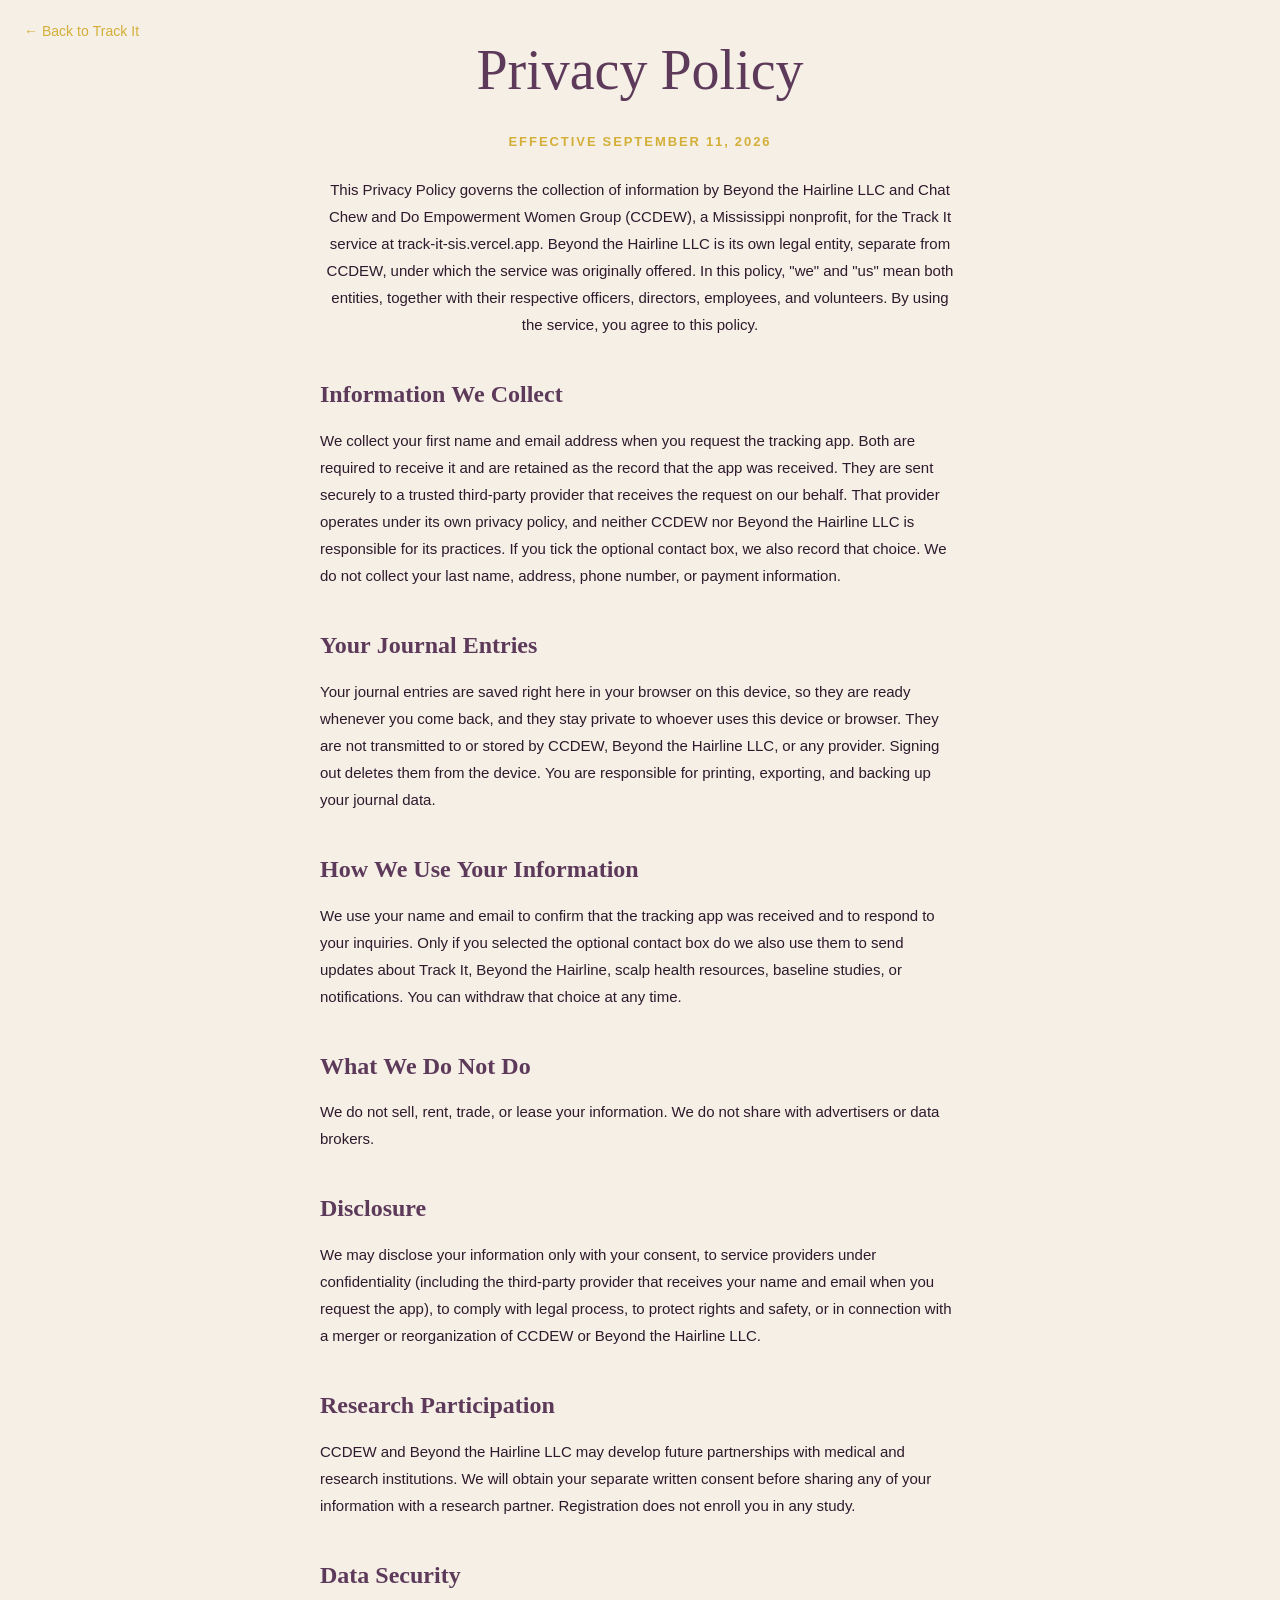
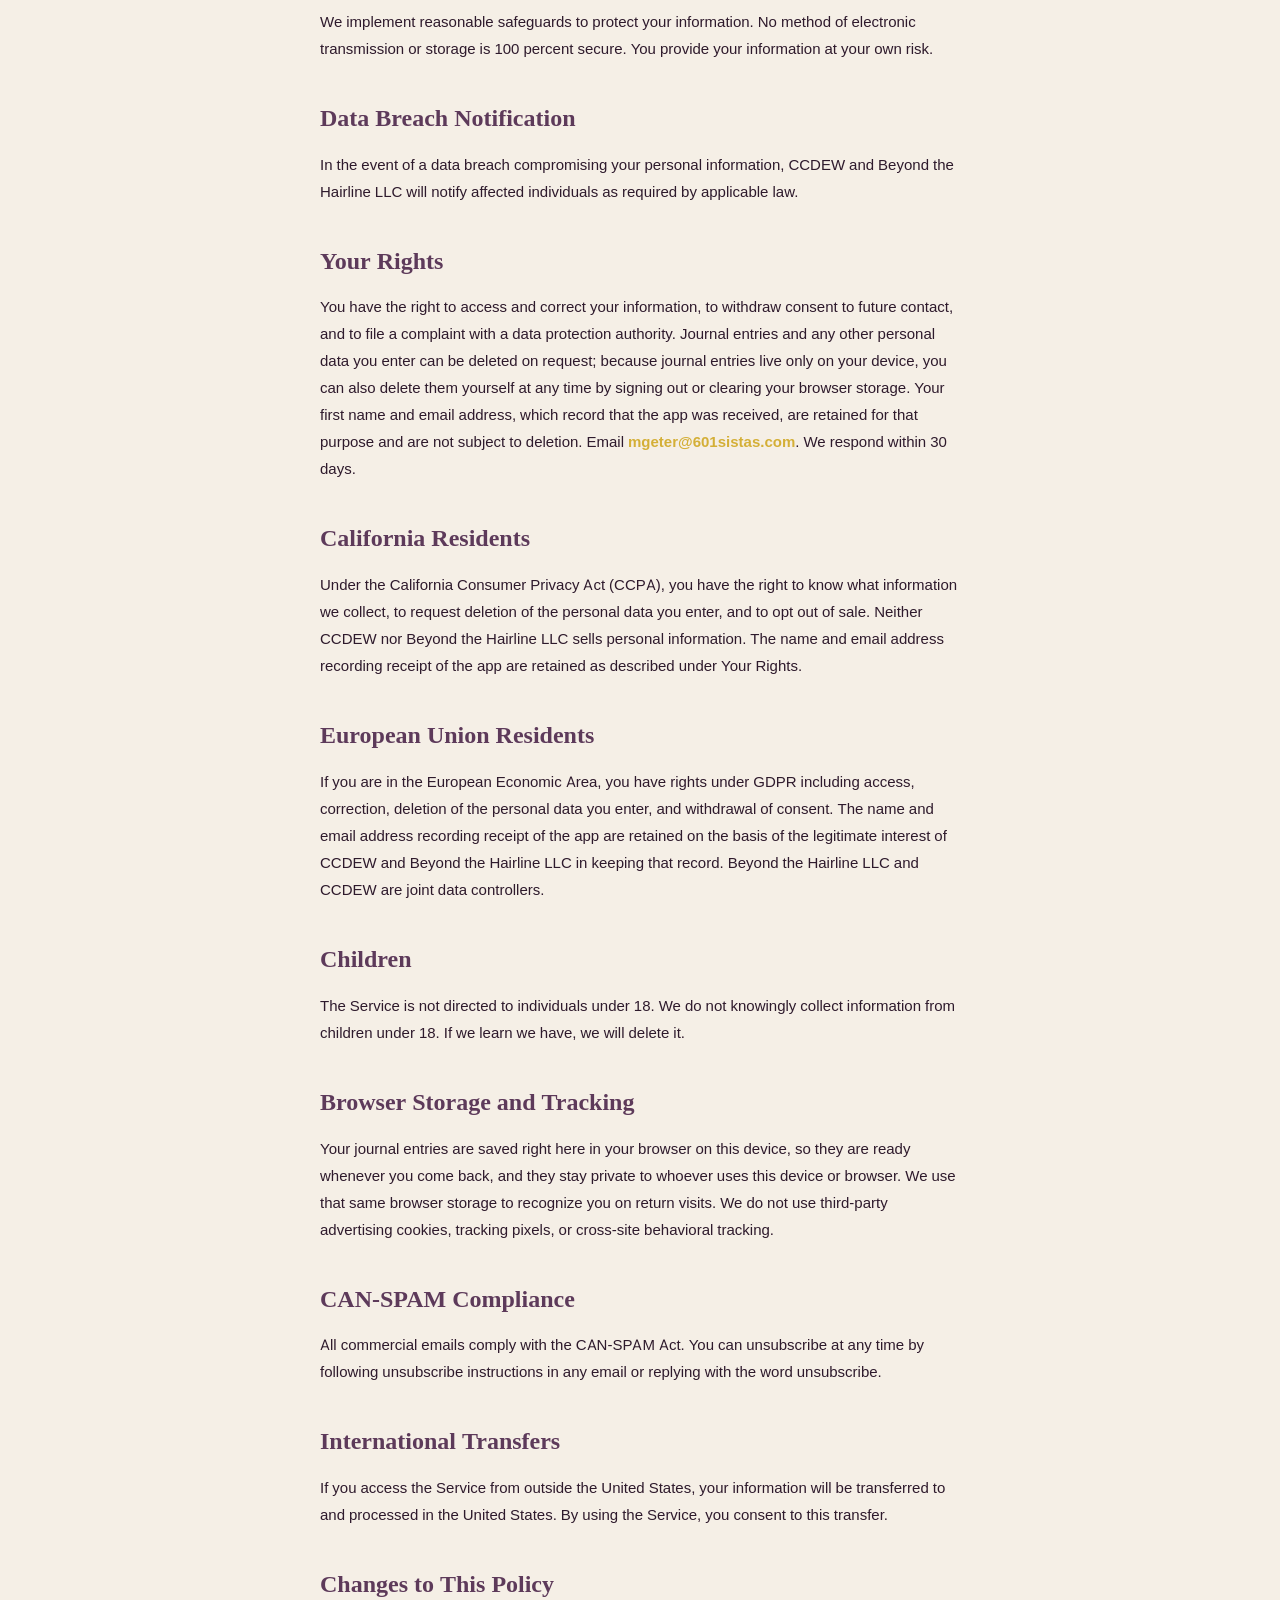
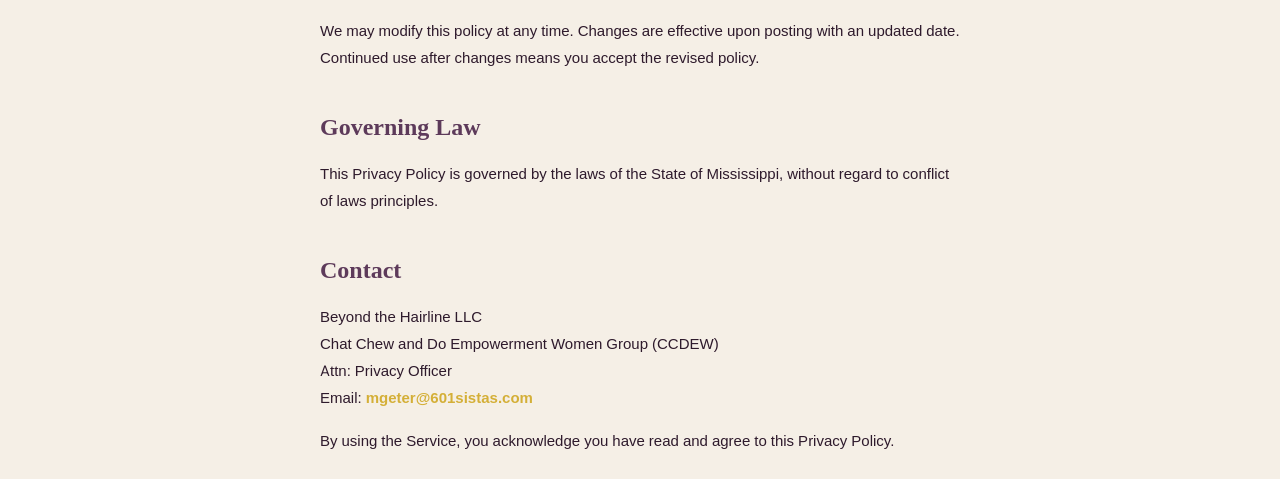
<file: privacy.html>
<!DOCTYPE html>
<html lang="en">
<head>
<meta charset="UTF-8">
<meta name="viewport" content="width=device-width, initial-scale=1.0">
<title>Privacy Policy — Track It™</title>
<link rel="stylesheet" href="fonts/fonts.css">

<style>
  :root {
    --sage:      #5D3A5A;
    --sage-dk:   #3D2240;
    --cream:     #F5EFE6;
    --gold:      #D4AF37;
    --text:      #2E1A2C;
    --white:     #FFFFFF;
  }

  * { box-sizing: border-box; margin: 0; padding: 0; }

  body {
    font-family: 'DM Sans', sans-serif;
    background: var(--cream);
    color: var(--text);
    line-height: 1.7;
    min-height: 100vh;
    display: flex;
    flex-direction: column;
    align-items: center;
    justify-content: center;
    padding: 24px;
  }

  .back-link {
    position: absolute;
    top: 20px;
    left: 24px;
    font-size: 14px;
    color: var(--gold);
    text-decoration: none;
    font-weight: 500;
  }

  .back-link:hover { text-decoration: underline; }

  h1 {
    font-family: 'Cormorant Garamond', serif;
    font-size: clamp(36px, 5vw, 56px);
    font-weight: 400;
    color: var(--sage);
    margin-bottom: 12px;
  }

  .date {
    font-size: 13px;
    font-weight: 600;
    letter-spacing: 0.15em;
    text-transform: uppercase;
    color: var(--gold);
  }

  #to-top{position:fixed;right:20px;bottom:20px;width:44px;height:44px;border-radius:50%;border:1px solid var(--gold);background:var(--sage-dk);color:var(--gold);font-size:20px;line-height:1;cursor:pointer;opacity:0;pointer-events:none;transition:opacity .2s;z-index:9000;box-shadow:0 6px 20px rgba(0,0,0,0.25);}
  #to-top.show{opacity:1;pointer-events:auto;}
  #to-top:hover{background:var(--gold);color:var(--sage-dk);}
  #to-top:focus-visible{outline:2px solid var(--gold);outline-offset:2px;}
  @media (prefers-reduced-motion:reduce){#to-top{transition:none;}}
</style>
</head>
<body>

<a class="back-link" href="index.html">&larr; Back to Track It</a>

<h1>Privacy Policy</h1>
<span class="date">Effective September 11, 2026</span>
<p style="max-width:640px;margin-top:24px;font-size:15px;text-align:center;line-height:1.8;">This Privacy Policy governs the collection of information by Beyond the Hairline LLC and Chat Chew and Do Empowerment Women Group (CCDEW), a Mississippi nonprofit, for the Track It service at track-it-sis.vercel.app. Beyond the Hairline LLC is its own legal entity, separate from CCDEW, under which the service was originally offered. In this policy, "we" and "us" mean both entities, together with their respective officers, directors, employees, and volunteers. By using the service, you agree to this policy.</p>

<div style="max-width:640px;margin-top:36px;text-align:left;width:100%;">
  <h2 style="font-family:'Cormorant Garamond',serif;font-size:24px;font-weight:600;color:var(--sage);margin-bottom:12px;">Information We Collect</h2>
  <p style="font-size:15px;line-height:1.8;">We collect your first name and email address when you request the tracking app. Both are required to receive it and are retained as the record that the app was received. They are sent securely to a trusted third-party provider that receives the request on our behalf. That provider operates under its own privacy policy, and neither CCDEW nor Beyond the Hairline LLC is responsible for its practices. If you tick the optional contact box, we also record that choice. We do not collect your last name, address, phone number, or payment information.</p>

  <h2 style="font-family:'Cormorant Garamond',serif;font-size:24px;font-weight:600;color:var(--sage);margin:36px 0 12px;">Your Journal Entries</h2>
  <p style="font-size:15px;line-height:1.8;">Your journal entries are saved right here in your browser on this device, so they are ready whenever you come back, and they stay private to whoever uses this device or browser. They are not transmitted to or stored by CCDEW, Beyond the Hairline LLC, or any provider. Signing out deletes them from the device. You are responsible for printing, exporting, and backing up your journal data.</p>

  <h2 style="font-family:'Cormorant Garamond',serif;font-size:24px;font-weight:600;color:var(--sage);margin:36px 0 12px;">How We Use Your Information</h2>
  <p style="font-size:15px;line-height:1.8;">We use your name and email to confirm that the tracking app was received and to respond to your inquiries. Only if you selected the optional contact box do we also use them to send updates about Track It, Beyond the Hairline, scalp health resources, baseline studies, or notifications. You can withdraw that choice at any time.</p>

  <h2 style="font-family:'Cormorant Garamond',serif;font-size:24px;font-weight:600;color:var(--sage);margin:36px 0 12px;">What We Do Not Do</h2>
  <p style="font-size:15px;line-height:1.8;">We do not sell, rent, trade, or lease your information. We do not share with advertisers or data brokers.</p>

  <h2 style="font-family:'Cormorant Garamond',serif;font-size:24px;font-weight:600;color:var(--sage);margin:36px 0 12px;">Disclosure</h2>
  <p style="font-size:15px;line-height:1.8;">We may disclose your information only with your consent, to service providers under confidentiality (including the third-party provider that receives your name and email when you request the app), to comply with legal process, to protect rights and safety, or in connection with a merger or reorganization of CCDEW or Beyond the Hairline LLC.</p>

  <h2 style="font-family:'Cormorant Garamond',serif;font-size:24px;font-weight:600;color:var(--sage);margin:36px 0 12px;">Research Participation</h2>
  <p style="font-size:15px;line-height:1.8;">CCDEW and Beyond the Hairline LLC may develop future partnerships with medical and research institutions. We will obtain your separate written consent before sharing any of your information with a research partner. Registration does not enroll you in any study.</p>

  <h2 style="font-family:'Cormorant Garamond',serif;font-size:24px;font-weight:600;color:var(--sage);margin:36px 0 12px;">Data Security</h2>
  <p style="font-size:15px;line-height:1.8;">We implement reasonable safeguards to protect your information. No method of electronic transmission or storage is 100 percent secure. You provide your information at your own risk.</p>

  <h2 style="font-family:'Cormorant Garamond',serif;font-size:24px;font-weight:600;color:var(--sage);margin:36px 0 12px;">Data Breach Notification</h2>
  <p style="font-size:15px;line-height:1.8;">In the event of a data breach compromising your personal information, CCDEW and Beyond the Hairline LLC will notify affected individuals as required by applicable law.</p>

  <h2 style="font-family:'Cormorant Garamond',serif;font-size:24px;font-weight:600;color:var(--sage);margin:36px 0 12px;">Your Rights</h2>
  <p style="font-size:15px;line-height:1.8;">You have the right to access and correct your information, to withdraw consent to future contact, and to file a complaint with a data protection authority. Journal entries and any other personal data you enter can be deleted on request; because journal entries live only on your device, you can also delete them yourself at any time by signing out or clearing your browser storage. Your first name and email address, which record that the app was received, are retained for that purpose and are not subject to deletion. Email <a href="mailto:mgeter@601sistas.com" style="color:var(--gold);font-weight:600;text-decoration:none;">mgeter@601sistas.com</a>. We respond within 30 days.</p>

  <h2 style="font-family:'Cormorant Garamond',serif;font-size:24px;font-weight:600;color:var(--sage);margin:36px 0 12px;">California Residents</h2>
  <p style="font-size:15px;line-height:1.8;">Under the California Consumer Privacy Act (CCPA), you have the right to know what information we collect, to request deletion of the personal data you enter, and to opt out of sale. Neither CCDEW nor Beyond the Hairline LLC sells personal information. The name and email address recording receipt of the app are retained as described under Your Rights.</p>

  <h2 style="font-family:'Cormorant Garamond',serif;font-size:24px;font-weight:600;color:var(--sage);margin:36px 0 12px;">European Union Residents</h2>
  <p style="font-size:15px;line-height:1.8;">If you are in the European Economic Area, you have rights under GDPR including access, correction, deletion of the personal data you enter, and withdrawal of consent. The name and email address recording receipt of the app are retained on the basis of the legitimate interest of CCDEW and Beyond the Hairline LLC in keeping that record. Beyond the Hairline LLC and CCDEW are joint data controllers.</p>

  <h2 style="font-family:'Cormorant Garamond',serif;font-size:24px;font-weight:600;color:var(--sage);margin:36px 0 12px;">Children</h2>
  <p style="font-size:15px;line-height:1.8;">The Service is not directed to individuals under 18. We do not knowingly collect information from children under 18. If we learn we have, we will delete it.</p>

  <h2 style="font-family:'Cormorant Garamond',serif;font-size:24px;font-weight:600;color:var(--sage);margin:36px 0 12px;">Browser Storage and Tracking</h2>
  <p style="font-size:15px;line-height:1.8;">Your journal entries are saved right here in your browser on this device, so they are ready whenever you come back, and they stay private to whoever uses this device or browser. We use that same browser storage to recognize you on return visits. We do not use third-party advertising cookies, tracking pixels, or cross-site behavioral tracking.</p>

  <h2 style="font-family:'Cormorant Garamond',serif;font-size:24px;font-weight:600;color:var(--sage);margin:36px 0 12px;">CAN-SPAM Compliance</h2>
  <p style="font-size:15px;line-height:1.8;">All commercial emails comply with the CAN-SPAM Act. You can unsubscribe at any time by following unsubscribe instructions in any email or replying with the word unsubscribe.</p>

  <h2 style="font-family:'Cormorant Garamond',serif;font-size:24px;font-weight:600;color:var(--sage);margin:36px 0 12px;">International Transfers</h2>
  <p style="font-size:15px;line-height:1.8;">If you access the Service from outside the United States, your information will be transferred to and processed in the United States. By using the Service, you consent to this transfer.</p>

  <h2 style="font-family:'Cormorant Garamond',serif;font-size:24px;font-weight:600;color:var(--sage);margin:36px 0 12px;">Changes to This Policy</h2>
  <p style="font-size:15px;line-height:1.8;">We may modify this policy at any time. Changes are effective upon posting with an updated date. Continued use after changes means you accept the revised policy.</p>

  <h2 style="font-family:'Cormorant Garamond',serif;font-size:24px;font-weight:600;color:var(--sage);margin:36px 0 12px;">Governing Law</h2>
  <p style="font-size:15px;line-height:1.8;">This Privacy Policy is governed by the laws of the State of Mississippi, without regard to conflict of laws principles.</p>

  <h2 style="font-family:'Cormorant Garamond',serif;font-size:24px;font-weight:600;color:var(--sage);margin:36px 0 12px;">Contact</h2>
  <p style="font-size:15px;line-height:1.8;">Beyond the Hairline LLC<br>Chat Chew and Do Empowerment Women Group (CCDEW)<br>Attn: Privacy Officer<br>Email: <a href="mailto:mgeter@601sistas.com" style="color:var(--gold);font-weight:600;text-decoration:none;">mgeter@601sistas.com</a></p>
  <p style="font-size:15px;line-height:1.8;margin-top:16px;">By using the Service, you acknowledge you have read and agree to this Privacy Policy.</p>
</div>

<button id="to-top" type="button" aria-label="Return to top" title="Return to top">&#8593;</button>
<script>
  (function(){
    var b=document.getElementById('to-top');
    function toggle(){b.className=window.scrollY>300?'show':'';}
    window.addEventListener('scroll',toggle,{passive:true});
    toggle();
    b.onclick=function(){
      var reduce=window.matchMedia&&window.matchMedia('(prefers-reduced-motion: reduce)').matches;
      window.scrollTo({top:0,behavior:reduce?'auto':'smooth'});
    };
  })();
</script>

</body>
</html>
</file>
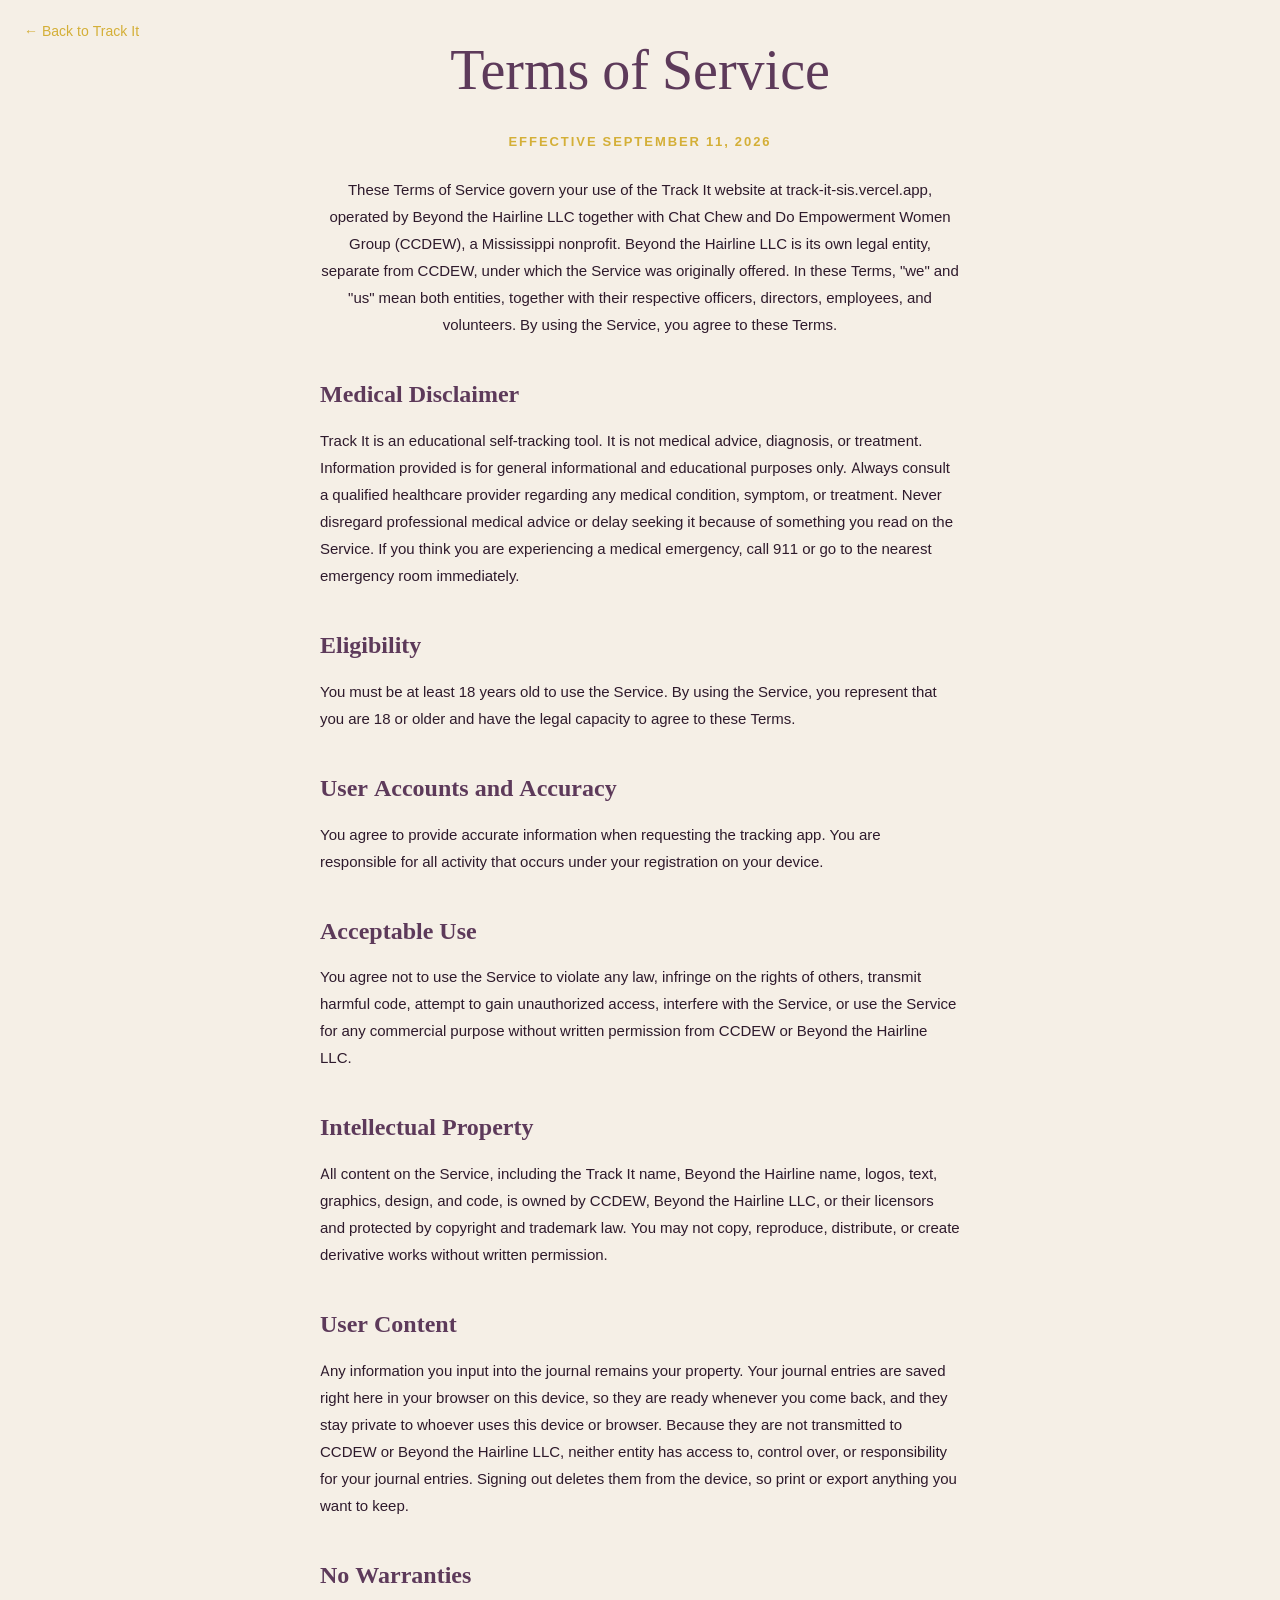
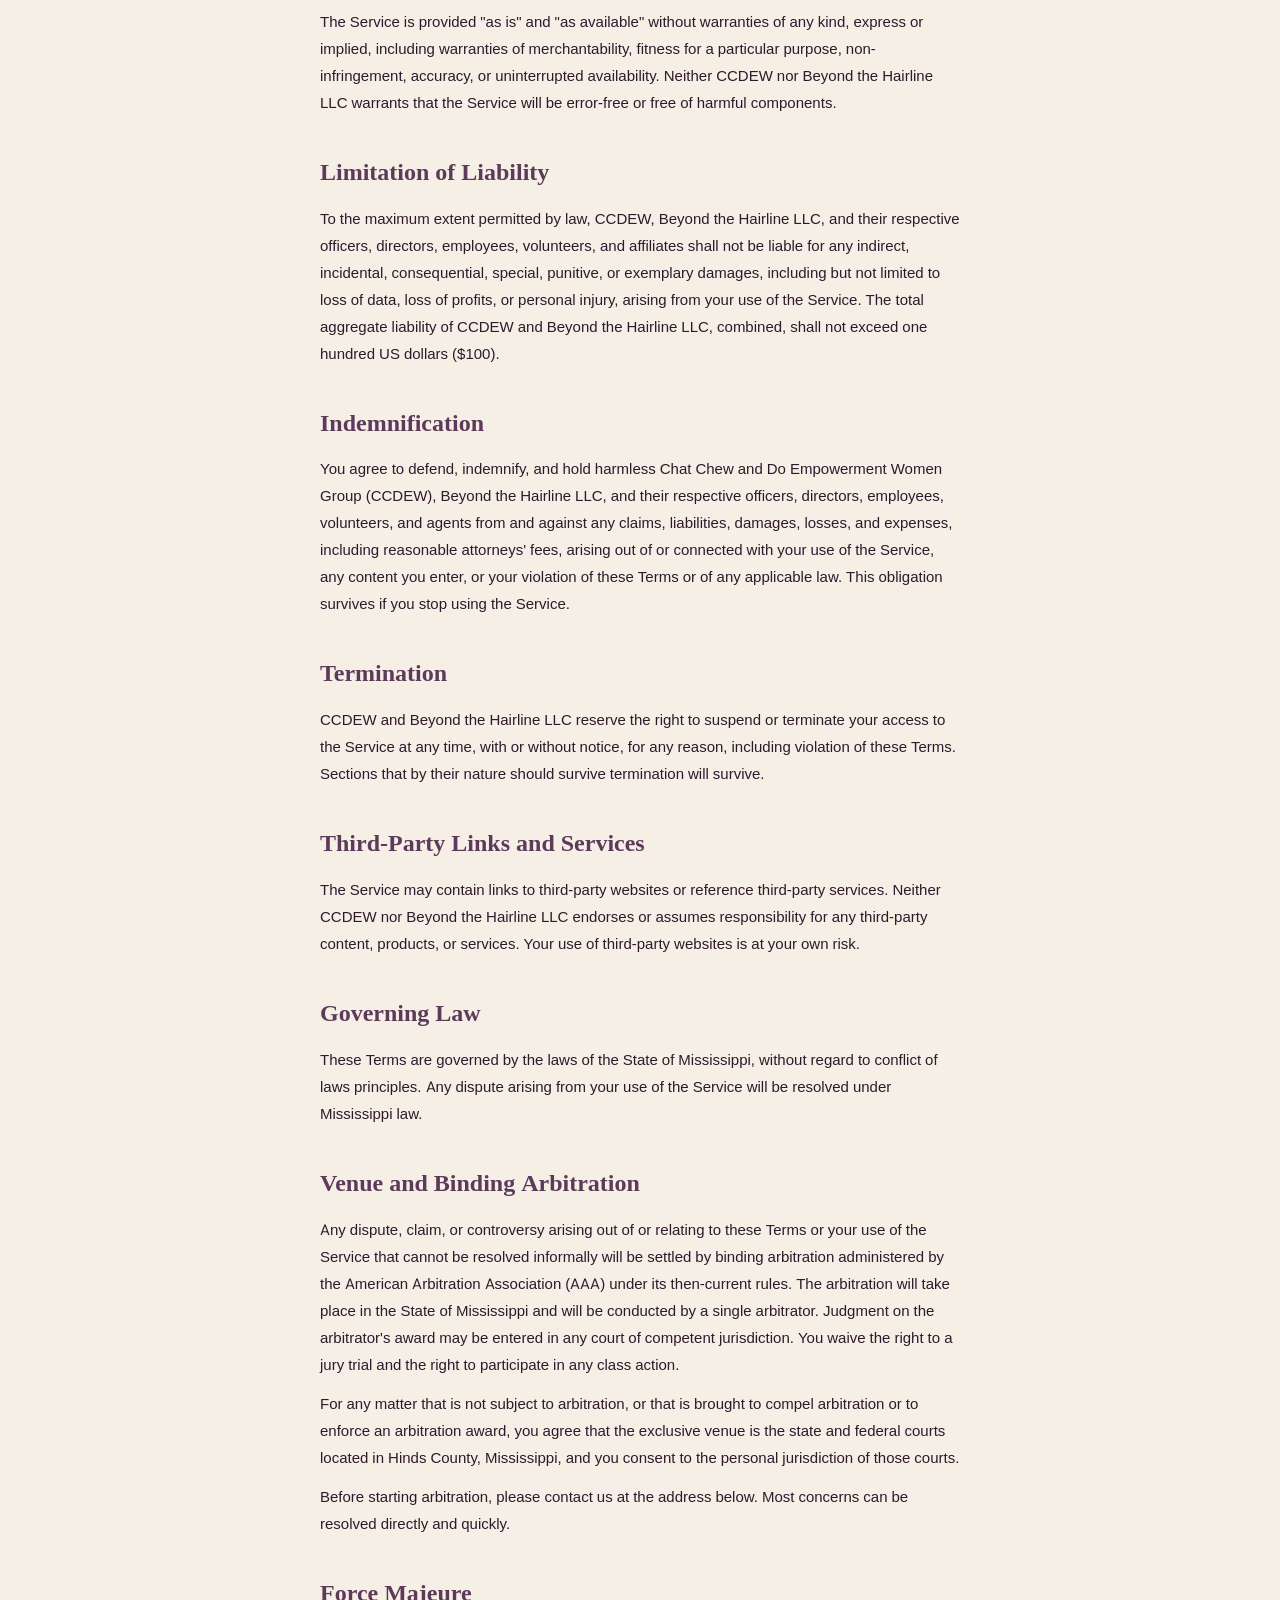
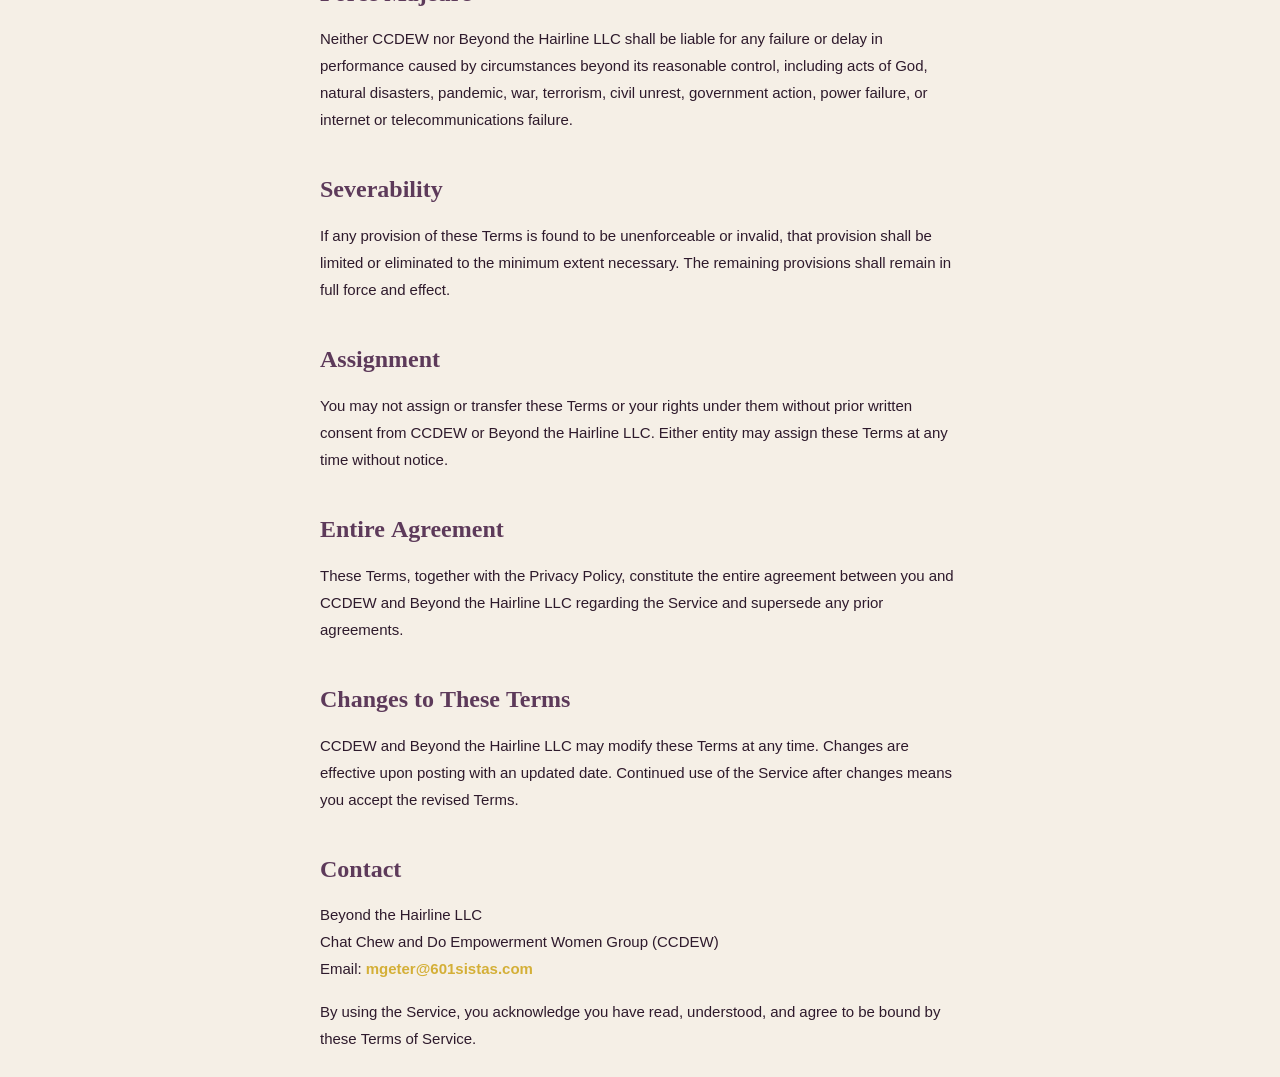
<file: terms.html>
<!DOCTYPE html>
<html lang="en">
<head>
<meta charset="UTF-8">
<meta name="viewport" content="width=device-width, initial-scale=1.0">
<title>Terms of Service — Track It™</title>
<link rel="stylesheet" href="fonts/fonts.css">

<style>
  :root {
    --sage:      #5D3A5A;
    --sage-dk:   #3D2240;
    --cream:     #F5EFE6;
    --gold:      #D4AF37;
    --text:      #2E1A2C;
    --white:     #FFFFFF;
  }

  * { box-sizing: border-box; margin: 0; padding: 0; }

  body {
    font-family: 'DM Sans', sans-serif;
    background: var(--cream);
    color: var(--text);
    line-height: 1.7;
    min-height: 100vh;
    display: flex;
    flex-direction: column;
    align-items: center;
    justify-content: center;
    padding: 24px;
  }

  .back-link {
    position: absolute;
    top: 20px;
    left: 24px;
    font-size: 14px;
    color: var(--gold);
    text-decoration: none;
    font-weight: 500;
  }

  .back-link:hover { text-decoration: underline; }

  h1 {
    font-family: 'Cormorant Garamond', serif;
    font-size: clamp(36px, 5vw, 56px);
    font-weight: 400;
    color: var(--sage);
    margin-bottom: 12px;
  }

  .date {
    font-size: 13px;
    font-weight: 600;
    letter-spacing: 0.15em;
    text-transform: uppercase;
    color: var(--gold);
  }

  #to-top{position:fixed;right:20px;bottom:20px;width:44px;height:44px;border-radius:50%;border:1px solid var(--gold);background:var(--sage-dk);color:var(--gold);font-size:20px;line-height:1;cursor:pointer;opacity:0;pointer-events:none;transition:opacity .2s;z-index:9000;box-shadow:0 6px 20px rgba(0,0,0,0.25);}
  #to-top.show{opacity:1;pointer-events:auto;}
  #to-top:hover{background:var(--gold);color:var(--sage-dk);}
  #to-top:focus-visible{outline:2px solid var(--gold);outline-offset:2px;}
  @media (prefers-reduced-motion:reduce){#to-top{transition:none;}}
</style>
</head>
<body>

<a class="back-link" href="index.html">&larr; Back to Track It</a>

<h1>Terms of Service</h1>
<span class="date">Effective September 11, 2026</span>
<p style="max-width:640px;margin-top:24px;font-size:15px;text-align:center;line-height:1.8;">These Terms of Service govern your use of the Track It website at track-it-sis.vercel.app, operated by Beyond the Hairline LLC together with Chat Chew and Do Empowerment Women Group (CCDEW), a Mississippi nonprofit. Beyond the Hairline LLC is its own legal entity, separate from CCDEW, under which the Service was originally offered. In these Terms, "we" and "us" mean both entities, together with their respective officers, directors, employees, and volunteers. By using the Service, you agree to these Terms.</p>

<div style="max-width:640px;margin-top:36px;text-align:left;width:100%;">
  <h2 style="font-family:'Cormorant Garamond',serif;font-size:24px;font-weight:600;color:var(--sage);margin-bottom:12px;">Medical Disclaimer</h2>
  <p style="font-size:15px;line-height:1.8;">Track It is an educational self-tracking tool. It is not medical advice, diagnosis, or treatment. Information provided is for general informational and educational purposes only. Always consult a qualified healthcare provider regarding any medical condition, symptom, or treatment. Never disregard professional medical advice or delay seeking it because of something you read on the Service. If you think you are experiencing a medical emergency, call 911 or go to the nearest emergency room immediately.</p>

  <h2 style="font-family:'Cormorant Garamond',serif;font-size:24px;font-weight:600;color:var(--sage);margin:36px 0 12px;">Eligibility</h2>
  <p style="font-size:15px;line-height:1.8;">You must be at least 18 years old to use the Service. By using the Service, you represent that you are 18 or older and have the legal capacity to agree to these Terms.</p>

  <h2 style="font-family:'Cormorant Garamond',serif;font-size:24px;font-weight:600;color:var(--sage);margin:36px 0 12px;">User Accounts and Accuracy</h2>
  <p style="font-size:15px;line-height:1.8;">You agree to provide accurate information when requesting the tracking app. You are responsible for all activity that occurs under your registration on your device.</p>

  <h2 style="font-family:'Cormorant Garamond',serif;font-size:24px;font-weight:600;color:var(--sage);margin:36px 0 12px;">Acceptable Use</h2>
  <p style="font-size:15px;line-height:1.8;">You agree not to use the Service to violate any law, infringe on the rights of others, transmit harmful code, attempt to gain unauthorized access, interfere with the Service, or use the Service for any commercial purpose without written permission from CCDEW or Beyond the Hairline LLC.</p>

  <h2 style="font-family:'Cormorant Garamond',serif;font-size:24px;font-weight:600;color:var(--sage);margin:36px 0 12px;">Intellectual Property</h2>
  <p style="font-size:15px;line-height:1.8;">All content on the Service, including the Track It name, Beyond the Hairline name, logos, text, graphics, design, and code, is owned by CCDEW, Beyond the Hairline LLC, or their licensors and protected by copyright and trademark law. You may not copy, reproduce, distribute, or create derivative works without written permission.</p>

  <h2 style="font-family:'Cormorant Garamond',serif;font-size:24px;font-weight:600;color:var(--sage);margin:36px 0 12px;">User Content</h2>
  <p style="font-size:15px;line-height:1.8;">Any information you input into the journal remains your property. Your journal entries are saved right here in your browser on this device, so they are ready whenever you come back, and they stay private to whoever uses this device or browser. Because they are not transmitted to CCDEW or Beyond the Hairline LLC, neither entity has access to, control over, or responsibility for your journal entries. Signing out deletes them from the device, so print or export anything you want to keep.</p>

  <h2 style="font-family:'Cormorant Garamond',serif;font-size:24px;font-weight:600;color:var(--sage);margin:36px 0 12px;">No Warranties</h2>
  <p style="font-size:15px;line-height:1.8;">The Service is provided "as is" and "as available" without warranties of any kind, express or implied, including warranties of merchantability, fitness for a particular purpose, non-infringement, accuracy, or uninterrupted availability. Neither CCDEW nor Beyond the Hairline LLC warrants that the Service will be error-free or free of harmful components.</p>

  <h2 style="font-family:'Cormorant Garamond',serif;font-size:24px;font-weight:600;color:var(--sage);margin:36px 0 12px;">Limitation of Liability</h2>
  <p style="font-size:15px;line-height:1.8;">To the maximum extent permitted by law, CCDEW, Beyond the Hairline LLC, and their respective officers, directors, employees, volunteers, and affiliates shall not be liable for any indirect, incidental, consequential, special, punitive, or exemplary damages, including but not limited to loss of data, loss of profits, or personal injury, arising from your use of the Service. The total aggregate liability of CCDEW and Beyond the Hairline LLC, combined, shall not exceed one hundred US dollars ($100).</p>

  <h2 style="font-family:'Cormorant Garamond',serif;font-size:24px;font-weight:600;color:var(--sage);margin:36px 0 12px;">Indemnification</h2>
  <p style="font-size:15px;line-height:1.8;">You agree to defend, indemnify, and hold harmless Chat Chew and Do Empowerment Women Group (CCDEW), Beyond the Hairline LLC, and their respective officers, directors, employees, volunteers, and agents from and against any claims, liabilities, damages, losses, and expenses, including reasonable attorneys' fees, arising out of or connected with your use of the Service, any content you enter, or your violation of these Terms or of any applicable law. This obligation survives if you stop using the Service.</p>

  <h2 style="font-family:'Cormorant Garamond',serif;font-size:24px;font-weight:600;color:var(--sage);margin:36px 0 12px;">Termination</h2>
  <p style="font-size:15px;line-height:1.8;">CCDEW and Beyond the Hairline LLC reserve the right to suspend or terminate your access to the Service at any time, with or without notice, for any reason, including violation of these Terms. Sections that by their nature should survive termination will survive.</p>

  <h2 style="font-family:'Cormorant Garamond',serif;font-size:24px;font-weight:600;color:var(--sage);margin:36px 0 12px;">Third-Party Links and Services</h2>
  <p style="font-size:15px;line-height:1.8;">The Service may contain links to third-party websites or reference third-party services. Neither CCDEW nor Beyond the Hairline LLC endorses or assumes responsibility for any third-party content, products, or services. Your use of third-party websites is at your own risk.</p>

  <h2 style="font-family:'Cormorant Garamond',serif;font-size:24px;font-weight:600;color:var(--sage);margin:36px 0 12px;">Governing Law</h2>
  <p style="font-size:15px;line-height:1.8;">These Terms are governed by the laws of the State of Mississippi, without regard to conflict of laws principles. Any dispute arising from your use of the Service will be resolved under Mississippi law.</p>

  <h2 style="font-family:'Cormorant Garamond',serif;font-size:24px;font-weight:600;color:var(--sage);margin:36px 0 12px;">Venue and Binding Arbitration</h2>
  <p style="font-size:15px;line-height:1.8;">Any dispute, claim, or controversy arising out of or relating to these Terms or your use of the Service that cannot be resolved informally will be settled by binding arbitration administered by the American Arbitration Association (AAA) under its then-current rules. The arbitration will take place in the State of Mississippi and will be conducted by a single arbitrator. Judgment on the arbitrator's award may be entered in any court of competent jurisdiction. You waive the right to a jury trial and the right to participate in any class action.</p>
  <p style="font-size:15px;line-height:1.8;margin-top:12px;">For any matter that is not subject to arbitration, or that is brought to compel arbitration or to enforce an arbitration award, you agree that the exclusive venue is the state and federal courts located in Hinds County, Mississippi, and you consent to the personal jurisdiction of those courts.</p>
  <p style="font-size:15px;line-height:1.8;margin-top:12px;">Before starting arbitration, please contact us at the address below. Most concerns can be resolved directly and quickly.</p>

  <h2 style="font-family:'Cormorant Garamond',serif;font-size:24px;font-weight:600;color:var(--sage);margin:36px 0 12px;">Force Majeure</h2>
  <p style="font-size:15px;line-height:1.8;">Neither CCDEW nor Beyond the Hairline LLC shall be liable for any failure or delay in performance caused by circumstances beyond its reasonable control, including acts of God, natural disasters, pandemic, war, terrorism, civil unrest, government action, power failure, or internet or telecommunications failure.</p>

  <h2 style="font-family:'Cormorant Garamond',serif;font-size:24px;font-weight:600;color:var(--sage);margin:36px 0 12px;">Severability</h2>
  <p style="font-size:15px;line-height:1.8;">If any provision of these Terms is found to be unenforceable or invalid, that provision shall be limited or eliminated to the minimum extent necessary. The remaining provisions shall remain in full force and effect.</p>

  <h2 style="font-family:'Cormorant Garamond',serif;font-size:24px;font-weight:600;color:var(--sage);margin:36px 0 12px;">Assignment</h2>
  <p style="font-size:15px;line-height:1.8;">You may not assign or transfer these Terms or your rights under them without prior written consent from CCDEW or Beyond the Hairline LLC. Either entity may assign these Terms at any time without notice.</p>

  <h2 style="font-family:'Cormorant Garamond',serif;font-size:24px;font-weight:600;color:var(--sage);margin:36px 0 12px;">Entire Agreement</h2>
  <p style="font-size:15px;line-height:1.8;">These Terms, together with the Privacy Policy, constitute the entire agreement between you and CCDEW and Beyond the Hairline LLC regarding the Service and supersede any prior agreements.</p>

  <h2 style="font-family:'Cormorant Garamond',serif;font-size:24px;font-weight:600;color:var(--sage);margin:36px 0 12px;">Changes to These Terms</h2>
  <p style="font-size:15px;line-height:1.8;">CCDEW and Beyond the Hairline LLC may modify these Terms at any time. Changes are effective upon posting with an updated date. Continued use of the Service after changes means you accept the revised Terms.</p>

  <h2 style="font-family:'Cormorant Garamond',serif;font-size:24px;font-weight:600;color:var(--sage);margin:36px 0 12px;">Contact</h2>
  <p style="font-size:15px;line-height:1.8;">Beyond the Hairline LLC<br>Chat Chew and Do Empowerment Women Group (CCDEW)<br>Email: <a href="mailto:mgeter@601sistas.com" style="color:var(--gold);font-weight:600;text-decoration:none;">mgeter@601sistas.com</a></p>
  <p style="font-size:15px;line-height:1.8;margin-top:16px;">By using the Service, you acknowledge you have read, understood, and agree to be bound by these Terms of Service.</p>
</div>

<button id="to-top" type="button" aria-label="Return to top" title="Return to top">&#8593;</button>
<script>
  (function(){
    var b=document.getElementById('to-top');
    function toggle(){b.className=window.scrollY>300?'show':'';}
    window.addEventListener('scroll',toggle,{passive:true});
    toggle();
    b.onclick=function(){
      var reduce=window.matchMedia&&window.matchMedia('(prefers-reduced-motion: reduce)').matches;
      window.scrollTo({top:0,behavior:reduce?'auto':'smooth'});
    };
  })();
</script>

</body>
</html>
</file>
<file: fonts/fonts.css>
/* Self-hosted Cormorant Garamond and DM Sans (Latin subset), so no request
   goes to Google. These are variable fonts: one file covers every weight
   the site uses. */
@font-face {
  font-family: 'Cormorant Garamond';
  font-style: normal;
  font-weight: 300 600;
  font-display: swap;
  src: url('cormorant-garamond.woff2') format('woff2');
}
@font-face {
  font-family: 'Cormorant Garamond';
  font-style: italic;
  font-weight: 300 400;
  font-display: swap;
  src: url('cormorant-garamond-italic.woff2') format('woff2');
}
@font-face {
  font-family: 'DM Sans';
  font-style: normal;
  font-weight: 300 500;
  font-display: swap;
  src: url('dm-sans.woff2') format('woff2');
}
</file>
